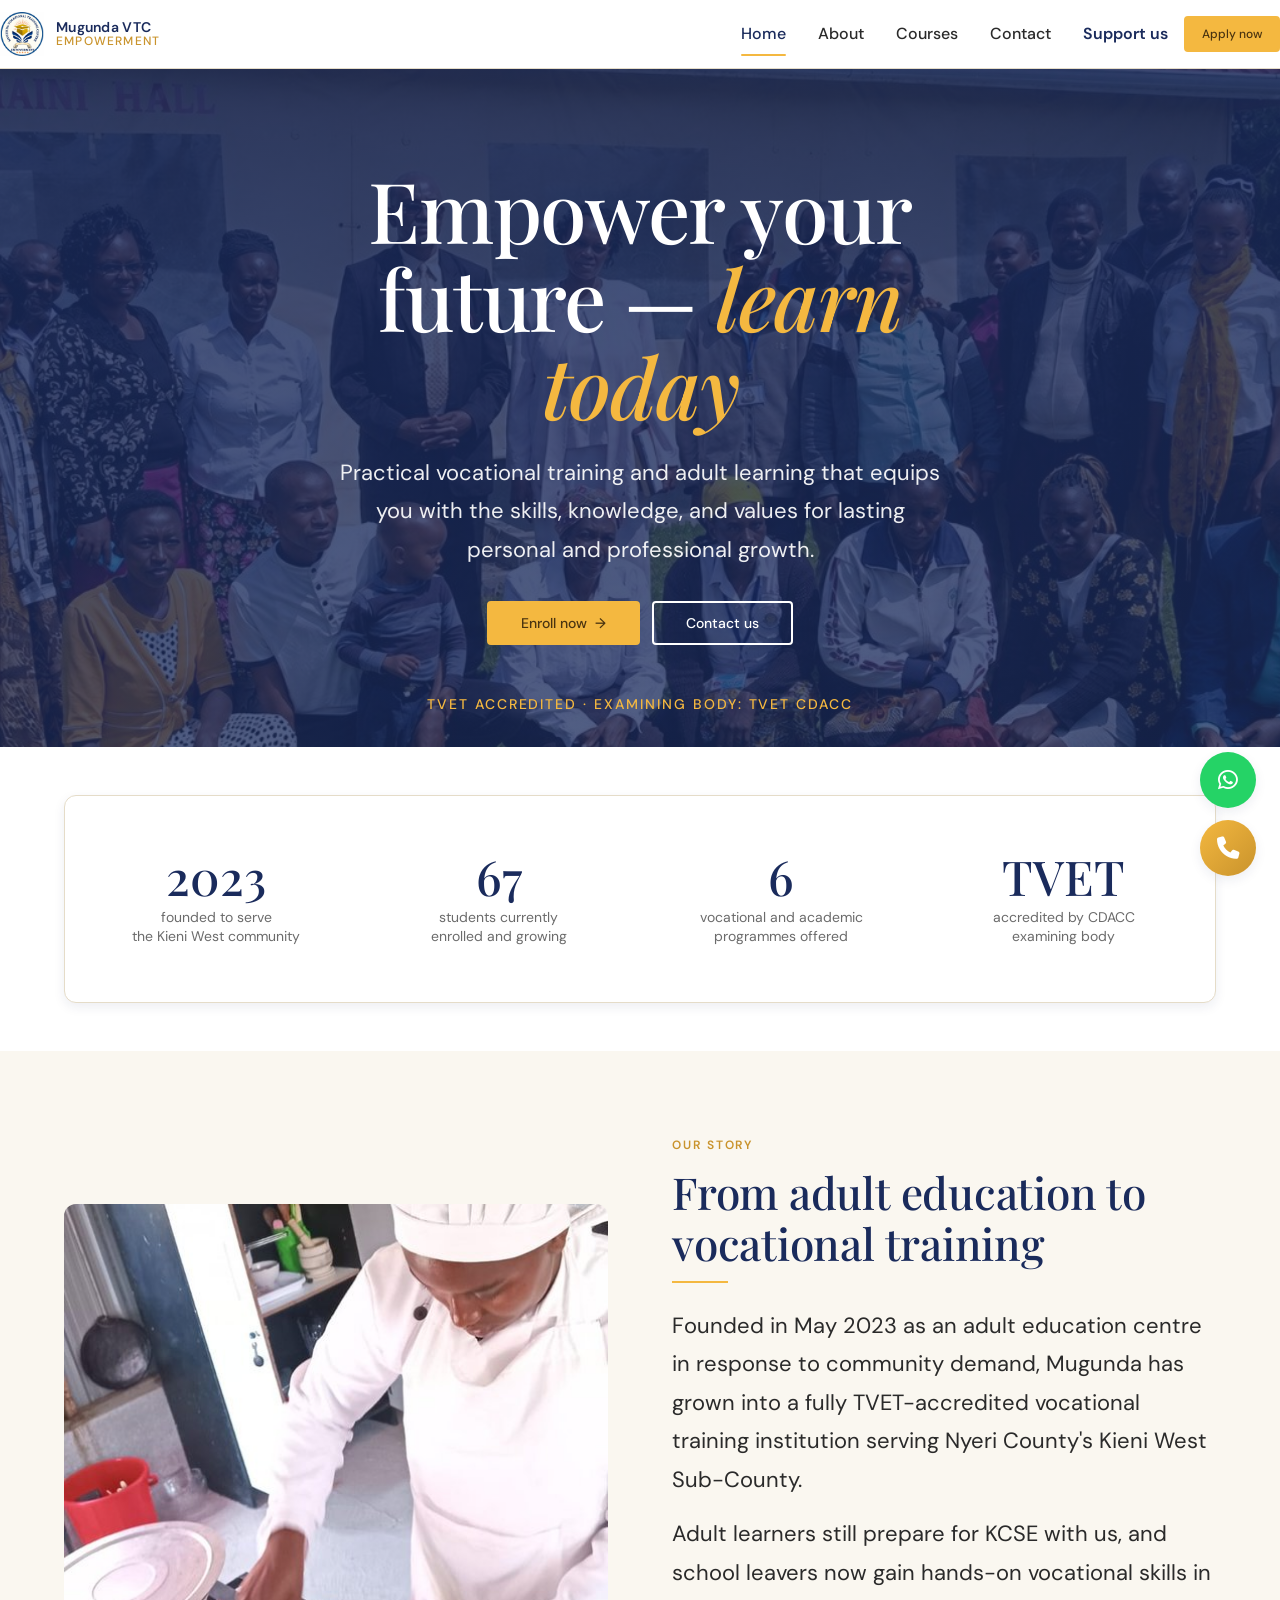
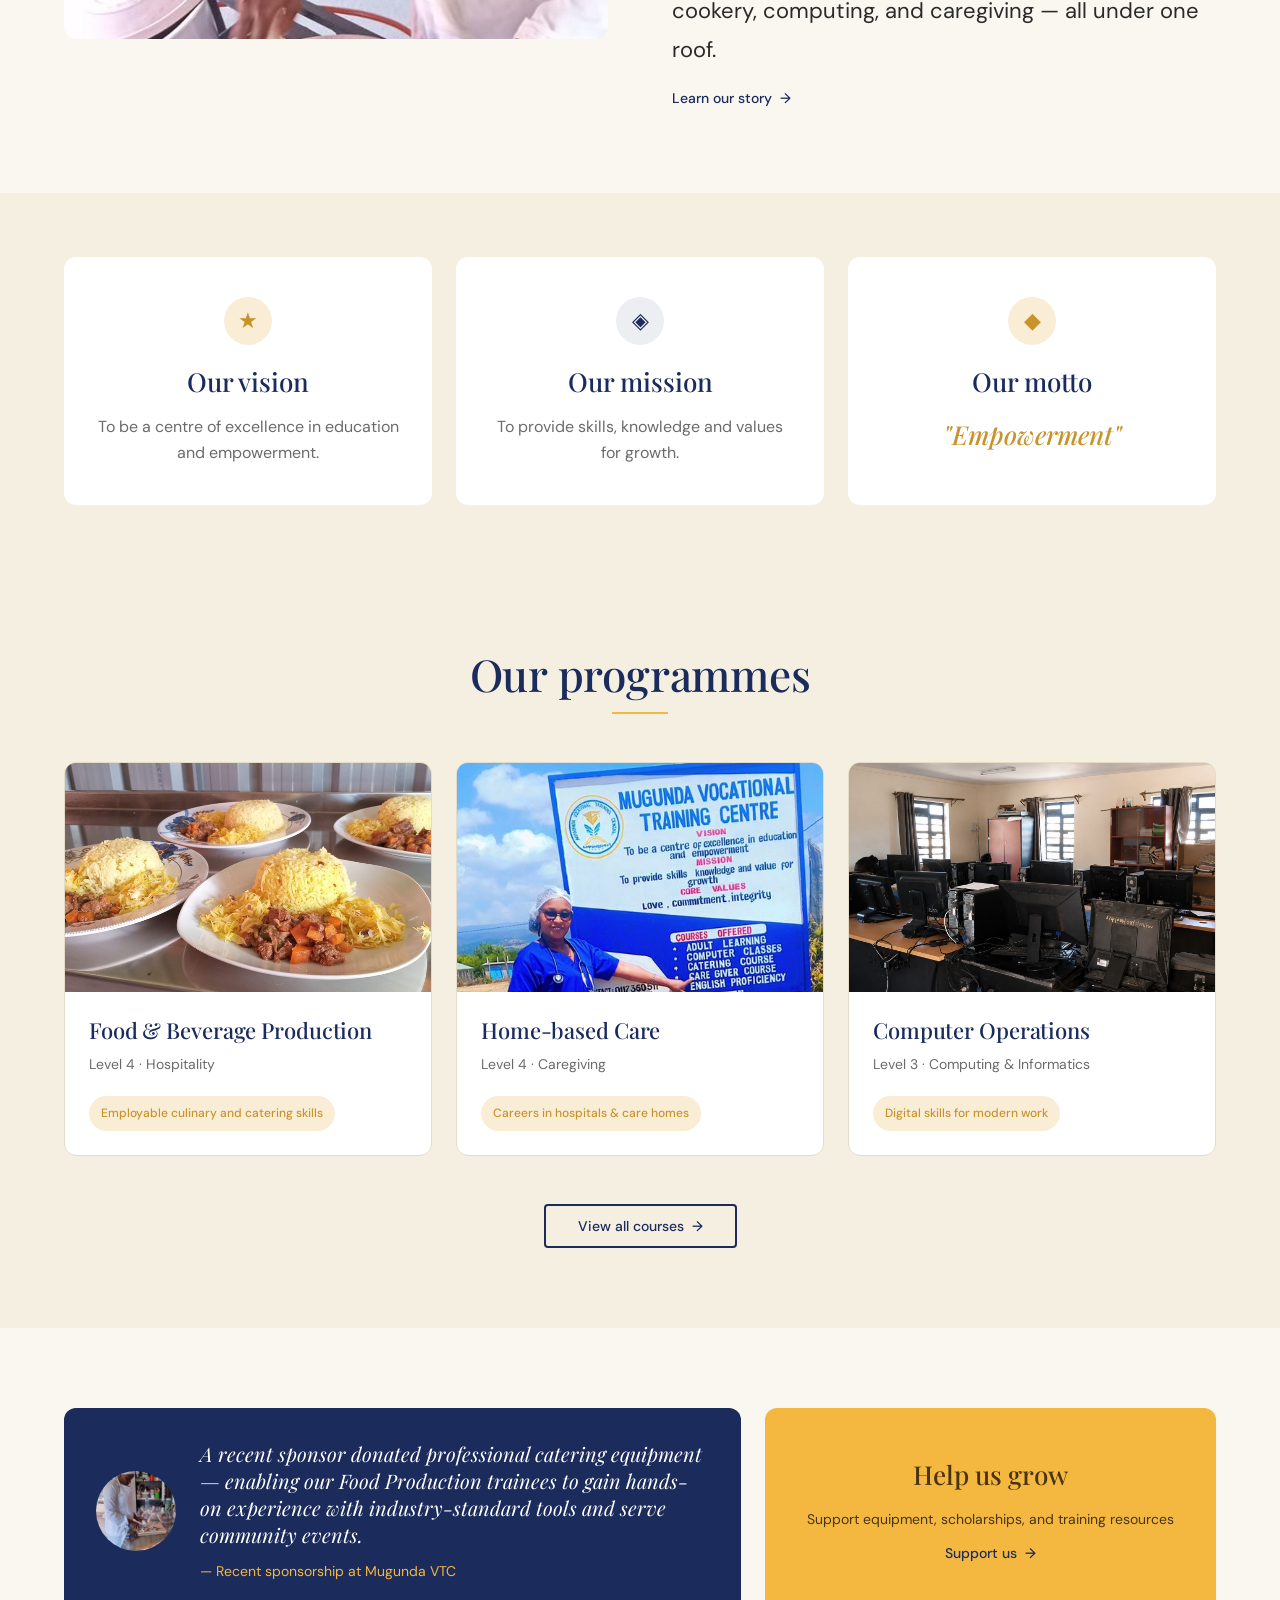
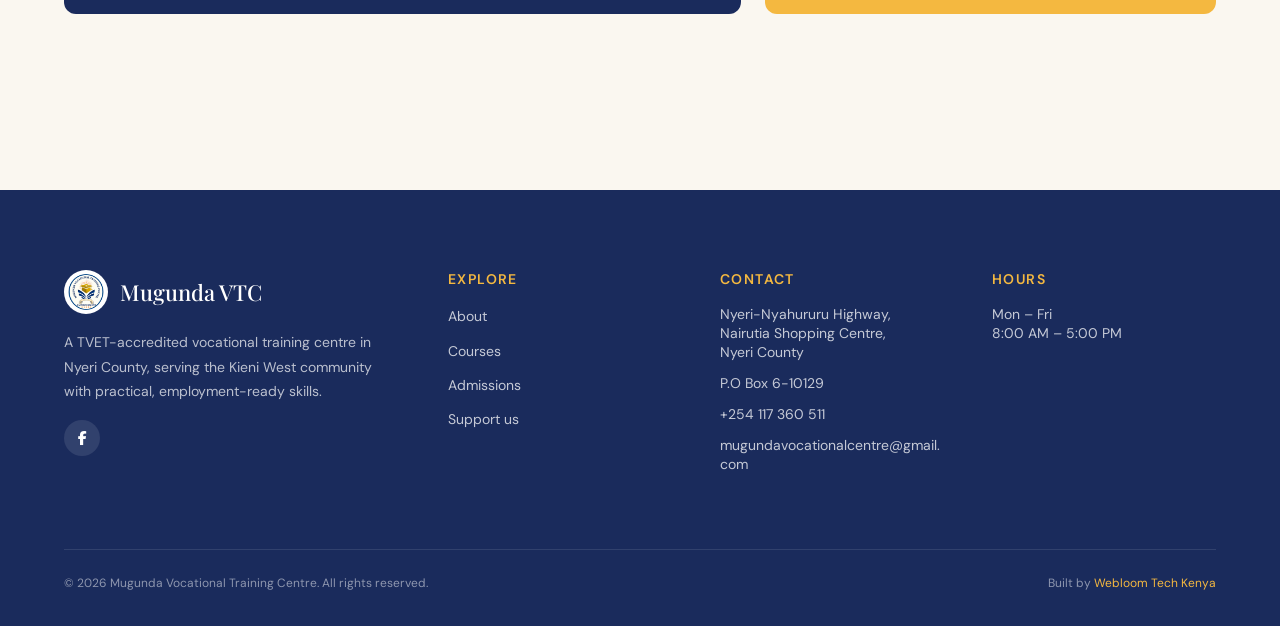
<file: index.html>
<!DOCTYPE html>
<html lang="en">

<head>
  <meta charset="UTF-8" />
  <meta name="viewport" content="width=device-width, initial-scale=1.0" />
  <title>Mugunda Vocational Training Centre — Empowering skills, changing lives</title>
  <meta name="description"
    content="TVET-accredited vocational training in Nyeri County. Food & Beverage, Computer Operations, Home-based Care, and adult education programmes." />
  <meta name="keywords" content="vocational training, TVET, Nyeri, Kenya, Mugunda VTC, Food & Beverage, Computer Operations, Home-based Care, adult education, skills training" />
  <meta name="author" content="Mugunda Vocational Training Centre" />
  <meta name="robots" content="index, follow" />
  <link rel="canonical" href="https://mugunda-vtc.com/" />

  <meta name="google-site-verification" content="Rx-HB05dzbPLZc7bilBuTQJxl2fnRqJneGV47P3x8Hw" />

  <!-- Open Graph / Facebook -->
  <meta property="og:type" content="website" />
  <meta property="og:url" content="https://mugunda-vtc.com/" />
  <meta property="og:title" content="Mugunda Vocational Training Centre — Empowering skills, changing lives" />
  <meta property="og:description" content="TVET-accredited vocational training in Nyeri County. Food & Beverage, Computer Operations, Home-based Care, and adult education programmes." />
  <meta property="og:image" content="https://mugunda-vtc.com/assets/images/hero/campus.jpg" />
  <meta property="og:image:width" content="1200" />
  <meta property="og:image:height" content="630" />
  <meta property="og:site_name" content="Mugunda Vocational Training Centre" />

  <!-- Twitter -->
  <meta name="twitter:card" content="summary_large_image" />
  <meta name="twitter:url" content="https://mugunda-vtc.com/" />
  <meta name="twitter:title" content="Mugunda Vocational Training Centre — Empowering skills, changing lives" />
  <meta name="twitter:description" content="TVET-accredited vocational training in Nyeri County. Food & Beverage, Computer Operations, Home-based Care, and adult education programmes." />
  <meta name="twitter:image" content="https://mugunda-vtc.com/assets/images/hero/campus.jpg" />

  <!-- Geo Location -->
  <meta name="geo.region" content="KE-36" />
  <meta name="geo.placename" content="Nyeri" />
  <meta name="geo.position" content="-0.1407;36.7125" />
  <meta name="ICBM" content="-0.1407, 36.7125" />

  <!-- Favicon -->
  <link rel="icon" type="image/x-icon" href="/favicon.ico" />
  <link rel="icon" type="image/png" sizes="32x32" href="/assets/images/favicon/favicon-32x32.png" />
  <link rel="icon" type="image/png" sizes="16x16" href="/assets/images/favicon/favicon-16x16.png" />
  <link rel="apple-touch-icon" sizes="180x180" href="/assets/images/favicon/apple-touch-icon.png" />
  <link rel="manifest" href="/site.webmanifest" />
  <meta name="theme-color" content="#1a2b5c" />
  <link rel="stylesheet" href="https://cdnjs.cloudflare.com/ajax/libs/font-awesome/6.7.2/css/all.min.css" />

  <!-- Fonts -->
  <link rel="preconnect" href="https://fonts.googleapis.com" />
  <link rel="preconnect" href="https://fonts.gstatic.com" crossorigin />
  <link
    href="https://fonts.googleapis.com/css2?family=DM+Sans:wght@400;500;600;700&family=Playfair+Display:wght@400;500;600;700&display=swap"
    rel="stylesheet" />

  <!-- CSS -->
  <link rel="stylesheet" href="/assets/css/main.css" />

  <!-- Sitemap -->
  <link rel="sitemap" type="application/xml" title="Sitemap" href="/sitemap.xml" />

  <!-- Structured Data -->
  <script type="application/ld+json">
  {
    "@context": "https://schema.org",
    "@type": "EducationalOrganization",
    "name": "Mugunda Vocational Training Centre",
    "alternateName": "Mugunda VTC",
    "url": "https://mugunda-vtc.com/",
    "logo": "https://mugunda-vtc.com/assets/images/logo/mugunda-logo.jpg",
    "image": "https://mugunda-vtc.com/assets/images/hero/campus.jpg",
    "description": "TVET-accredited vocational training in Nyeri County offering Food & Beverage, Computer Operations, Home-based Care, and adult education programmes.",
    "address": {
      "@type": "PostalAddress",
      "streetAddress": "Nyeri-Nyahururu Highway, Nairutia Shopping Centre",
      "addressLocality": "Nyeri",
      "addressRegion": "Nyeri County",
      "postalCode": "6-10129",
      "addressCountry": "KE"
    },
    "geo": {
      "@type": "GeoCoordinates",
      "latitude": -0.1407314808228031,
      "longitude": 36.71251092102125
    },
    "email": "mugundavocationalcentre@gmail.com",
    "telephone": "+254117360511",
    "contactPoint": [{
      "@type": "ContactPoint",
      "telephone": "+254117360511",
      "contactType": "admissions",
      "availableLanguage": ["English", "Swahili"]
    }, {
      "@type": "ContactPoint",
      "telephone": "+254728764750",
      "contactType": "general"
    }],
    "sameAs": [
      "https://www.facebook.com/profile.php?id=61592059910682"
    ]
  }
  </script>
</head>

<body>

  <!-- ================================================================
       NAV — duplicated across all pages, sync when changed
       ================================================================ -->
  <header class="nav" role="banner">
    <div class="container nav__inner">
      <a href="/" class="nav__logo" aria-label="Mugunda VTC home">
        <img src="/assets/images/logo/mugunda-logo.jpg" alt="" width="44" height="44" />
        <span class="nav__logo-text">
          <span class="nav__logo-name">Mugunda VTC</span>
          <span class="nav__logo-tagline">Empowerment</span>
        </span>
      </a>

      <nav aria-label="Main">
        <ul class="nav__links">
          <li><a href="/" class="nav__link is-active">Home</a></li>
          <li><a href="/about/" class="nav__link">About</a></li>
          <li><a href="/courses/" class="nav__link">Courses</a></li>
          <li><a href="/contact/" class="nav__link">Contact</a></li>
          <li><a href="/support-us/" class="nav__link nav__link--emphasis">Support us</a></li>
        </ul>
      </nav>

      <div class="nav__cta">
        <a href="/admissions/" class="btn btn--primary btn--sm">Apply now</a>
      </div>

      <button class="nav__toggle" type="button" aria-label="Open menu" aria-expanded="false">
        <span class="nav__toggle-bar" aria-hidden="true"></span>
      </button>
    </div>
  </header>

  <main id="main">

    <!-- ================================================================
         HERO
         ================================================================ -->
    <section class="hero">
      <div class="hero__bg" style="background-image: url('/assets/images/hero/campus.jpg');"></div>
      <div class="container hero__inner">
        <h1 class="hero__title">
          Empower your future — <span class="hero__title-accent">learn today</span>
        </h1>
        <p class="hero__subtitle">
          Practical vocational training and adult learning that equips you with the skills, knowledge, and
          values for lasting personal and professional growth.
        </p>
        <div class="hero__ctas">
          <a href="/admissions/" class="btn btn--primary">
            Enroll now <span class="btn__arrow" aria-hidden="true">→</span>
          </a>
          <a href="/contact/" class="btn btn--outline-white">Contact us</a>
        </div>
        <p class="hero__credentials">TVET Accredited · Examining body: TVET CDACC</p>
      </div>
    </section>

    <!-- ================================================================
         STATS STRIP — donor-facing credibility
         ================================================================ -->
    <section class="stats-strip" aria-label="Our impact by the numbers">
      <div class="container">
        <div class="stats-strip__inner">
          <div class="stat">
            <div class="stat__number">2023</div>
            <div class="stat__label">founded to serve<br />the Kieni West community</div>
          </div>
          <div class="stat">
            <div class="stat__number">67</div>
            <div class="stat__label">students currently<br />enrolled and growing</div>
          </div>
          <div class="stat">
            <div class="stat__number">6</div>
            <div class="stat__label">vocational and academic<br />programmes offered</div>
          </div>
          <div class="stat">
            <div class="stat__number">TVET</div>
            <div class="stat__label">accredited by CDACC<br />examining body</div>
          </div>
        </div>
      </div>
    </section>

    <!-- ================================================================
         FEATURE STORY — the Ashesi moment
         ================================================================ -->
    <section class="feature-story">
      <div class="container split-2">
        <div class="feature-story__image">
          <img src="/assets/images/hero/story-feature.jpg" alt="A Mugunda VTC student in hands-on culinary training" />
        </div>
        <div class="feature-story__content">
          <span class="eyebrow">Our story</span>
          <h2>From adult education to vocational training</h2>
          <p>
            Founded in May 2023 as an adult education centre in response to community demand, Mugunda has grown into a
            fully TVET-accredited vocational training institution serving Nyeri County's Kieni West Sub-County.
          </p>
          <p>
            Adult learners still prepare for KCSE with us, and school leavers now gain hands-on vocational skills in
            cookery, computing, and caregiving — all under one roof.
          </p>
          <a href="/about/" class="link-arrow">
            Learn our story <span class="btn__arrow" aria-hidden="true">→</span>
          </a>
        </div>
      </div>
    </section>

    <!-- ================================================================
         VALUES — Vision / Mission / Motto
         ================================================================ -->
    <section class="values">
      <div class="container">
        <div class="values__grid">
          <div class="value">
            <div class="card__icon" aria-hidden="true">★</div>
            <div class="value__label">Our vision</div>
            <p class="value__body">To be a centre of excellence in education and empowerment.</p>
          </div>
          <div class="value">
            <div class="card__icon card__icon--alt" aria-hidden="true">◈</div>
            <div class="value__label">Our mission</div>
            <p class="value__body">To provide skills, knowledge and values for growth.</p>
          </div>
          <div class="value">
            <div class="card__icon" aria-hidden="true">◆</div>
            <div class="value__label">Our motto</div>
            <p class="value__body value__body--accent">"Empowerment"</p>
          </div>
        </div>
      </div>
    </section>

    <!-- ================================================================
         COURSES PREVIEW
         ================================================================ -->
    <section class="courses-preview">
      <div class="container">
        <h2 class="section-title">Our programmes</h2>
        <div class="courses-preview__grid">
          <article class="course-card">
            <div class="course-card__image">
              <img src="/assets/images/courses/food-production.jpg" alt="Plated meal prepared by Mugunda Food Production trainees" />
            </div>
            <div class="course-card__body">
              <h3 class="course-card__title">Food &amp; Beverage Production</h3>
              <div class="course-card__meta">Level 4 · Hospitality</div>
              <div class="course-card__outcome">Employable culinary and catering skills</div>
            </div>
          </article>

          <article class="course-card">
            <div class="course-card__image">
              <img src="/assets/images/courses/home-based-care.jpg" alt="A caregiver trainee at Mugunda VTC" />
            </div>
            <div class="course-card__body">
              <h3 class="course-card__title">Home-based Care</h3>
              <div class="course-card__meta">Level 4 · Caregiving</div>
              <div class="course-card__outcome">Careers in hospitals &amp; care homes</div>
            </div>
          </article>

          <article class="course-card">
            <div class="course-card__image">
              <img src="/assets/images/courses/computer-operations.jpg" alt="Mugunda VTC students in a Computer Operations class" />
            </div>
            <div class="course-card__body">
              <h3 class="course-card__title">Computer Operations</h3>
              <div class="course-card__meta">Level 3 · Computing &amp; Informatics</div>
              <div class="course-card__outcome">Digital skills for modern work</div>
            </div>
          </article>
        </div>
        <div class="courses-preview__footer">
          <a href="/courses/" class="btn btn--outline">
            View all courses <span class="btn__arrow" aria-hidden="true">→</span>
          </a>
        </div>
      </div>
    </section>

    <!-- ================================================================
         IMPACT STORY + SUPPORT US
         ================================================================ -->
    <section class="impact-row">
      <div class="container">
        <div class="impact-row__grid">
          <div class="impact">
            <div class="impact__photo">
              <img src="/assets/images/students/student-training.jpg" alt="Mugunda student learning food preparation" />
            </div>
            <blockquote>
              <p class="impact__quote">A recent sponsor donated professional catering equipment — enabling our Food
                Production trainees to gain hands-on experience with industry-standard tools and serve community events.
              </p>
              <cite class="impact__attribution">— Recent sponsorship at Mugunda VTC</cite>
            </blockquote>
          </div>

          <a href="/support-us/" class="support-cta">
            <span class="support-cta__label">Help us grow</span>
            <span class="support-cta__body">Support equipment, scholarships, and training resources</span>
            <span class="link-arrow" style="justify-content:center; color: var(--color-navy);">
              Support us <span class="btn__arrow" aria-hidden="true">→</span>
            </span>
          </a>
        </div>
      </div>
    </section>

  </main>

  <!-- ================================================================
       FOOTER — duplicated across all pages, sync when changed
       ================================================================ -->
  <footer class="footer" role="contentinfo">
    <div class="container">
      <div class="footer__grid">
        <div class="footer__brand">
          <div class="footer__logo">
            <img src="/assets/images/logo/mugunda-logo.jpg" alt="" width="44" height="44" />
            <span class="footer__logo-text">Mugunda VTC</span>
          </div>
          <p class="footer__blurb">
            A TVET-accredited vocational training centre in Nyeri County, serving the Kieni West community with practical, employment-ready skills.
          </p>
          <div class="footer__socials">
            <a href="https://www.facebook.com/profile.php?id=61592059910682&sk=photos" class="footer__social" aria-label="Facebook" target="_blank" rel="noopener"><i class="fa-brands fa-facebook-f"></i></a>
          </div>
        </div>

        <div>
          <h4 class="footer__heading">Explore</h4>
          <div class="footer__links">
            <a href="/about/" class="footer__link">About</a>
            <a href="/courses/" class="footer__link">Courses</a>
            <a href="/admissions/" class="footer__link">Admissions</a>
            <a href="/support-us/" class="footer__link">Support us</a>
          </div>
        </div>

        <div>
          <h4 class="footer__heading">Contact</h4>
          <div class="footer__contact-item">Nyeri-Nyahururu Highway,<br />Nairutia Shopping Centre,<br />Nyeri County</div>
          <div class="footer__contact-item">P.O Box 6-10129</div>
          <div class="footer__contact-item">+254 117 360 511</div>
          <div class="footer__contact-item">mugundavocationalcentre@gmail.com</div>
        </div>

        <div>
          <h4 class="footer__heading">Hours</h4>
          <div class="footer__contact-item">Mon – Fri<br />8:00 AM – 5:00 PM</div>
        </div>
      </div>

      <div class="footer__bottom">
        <div>© <span id="year">2026</span> Mugunda Vocational Training Centre. All rights reserved.</div>
        <div>Built by <a href="https://webloom-tech.onrender.com/" target="_blank" style="color: var(--color-gold);">Webloom Tech
            Kenya</a></div>
      </div>
    </div>
  </footer>

  <!-- Floating action buttons -->
  <!-- <div class="float-actions" aria-label="Quick contact">
    <a href="https://wa.me/254117360511" class="float-btn float-btn--whatsapp" aria-label="Chat on WhatsApp"
      target="_blank" rel="noopener">W</a>
    <a href="tel:+254117360511" class="float-btn float-btn--call" aria-label="Call us">☎</a>
  </div> -->

  <div class="float-actions" aria-label="Quick contact">
    <a href="https://wa.me/254117360511" class="float-btn float-btn--whatsapp" aria-label="Chat on WhatsApp"
      target="_blank" rel="noopener">
      <i class="fa-brands fa-whatsapp"></i>
    </a>

    <a href="tel:+254117360511" class="float-btn float-btn--call" aria-label="Call us">
      <i class="fa-solid fa-phone"></i>
    </a>
  </div>

  <script src="/assets/js/main.js" defer></script>
  <script>document.getElementById('year').textContent = new Date().getFullYear();</script>
</body>

</html>
</file>
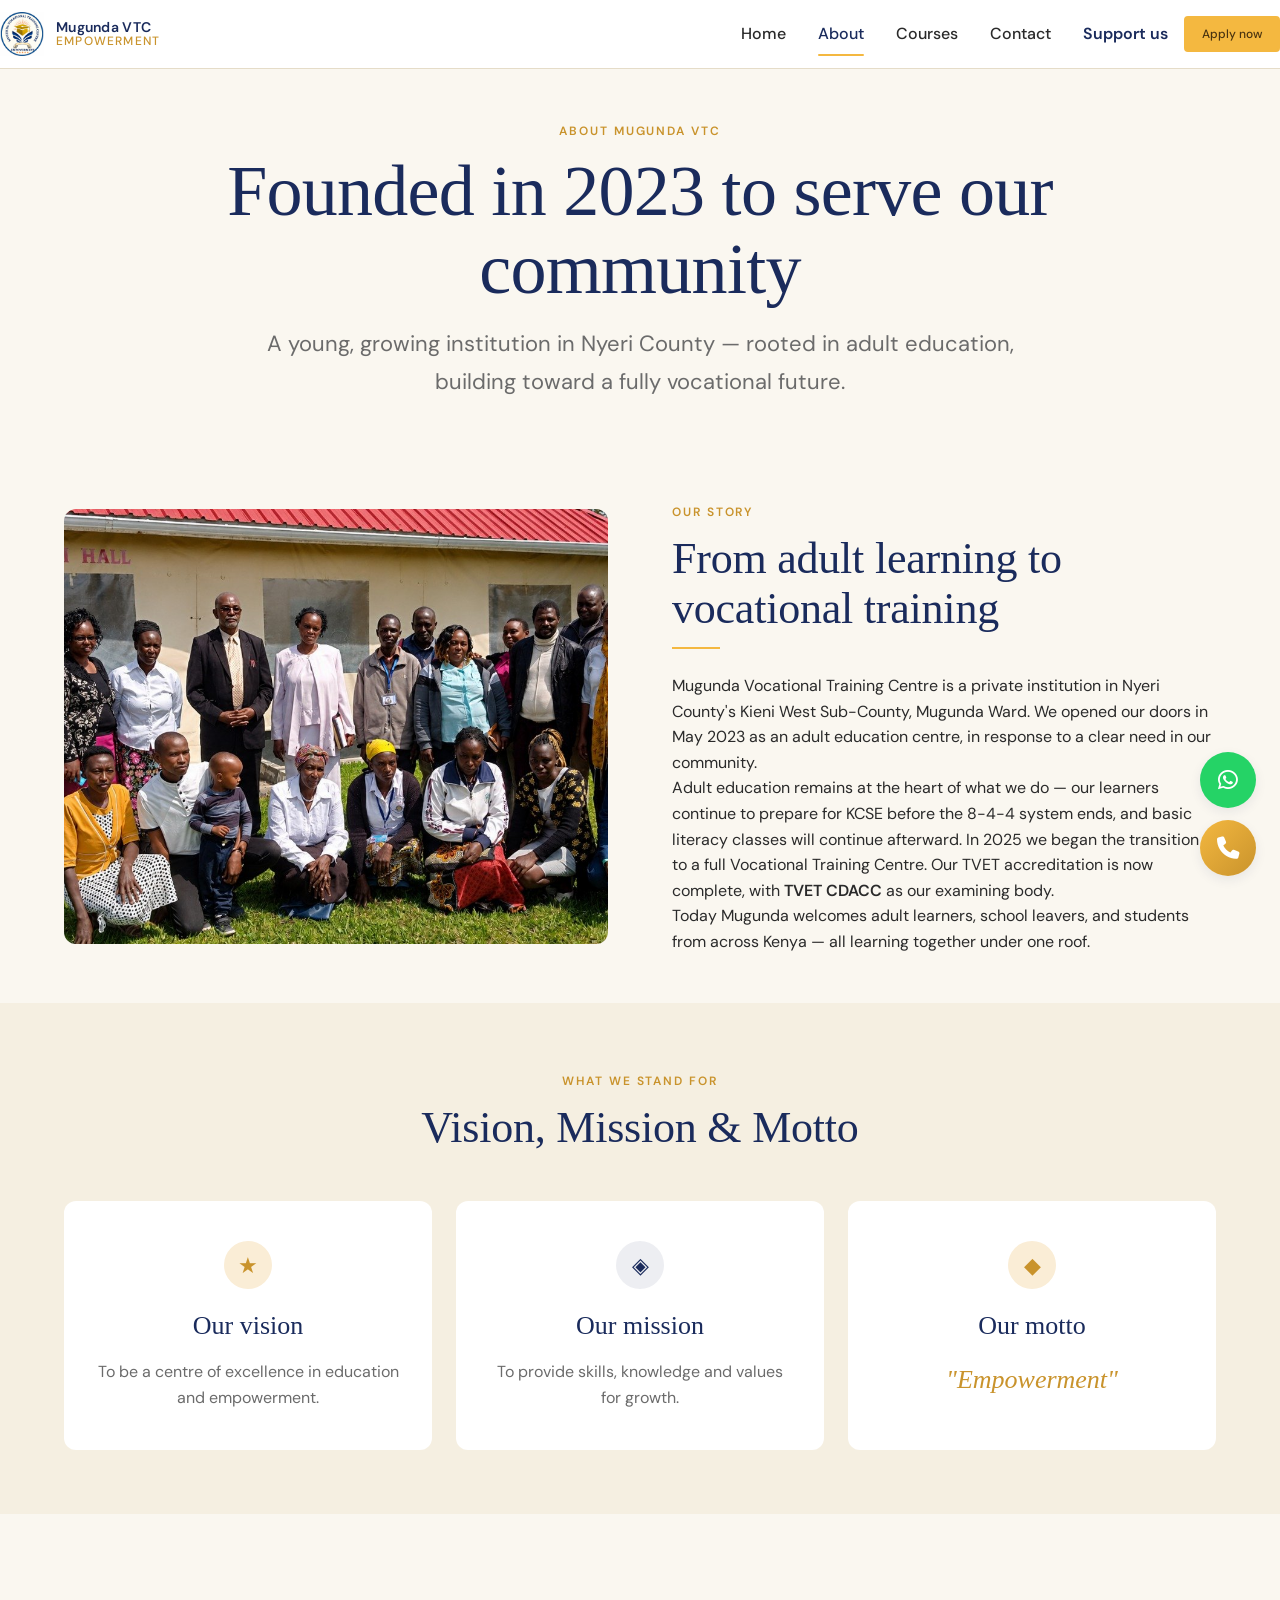
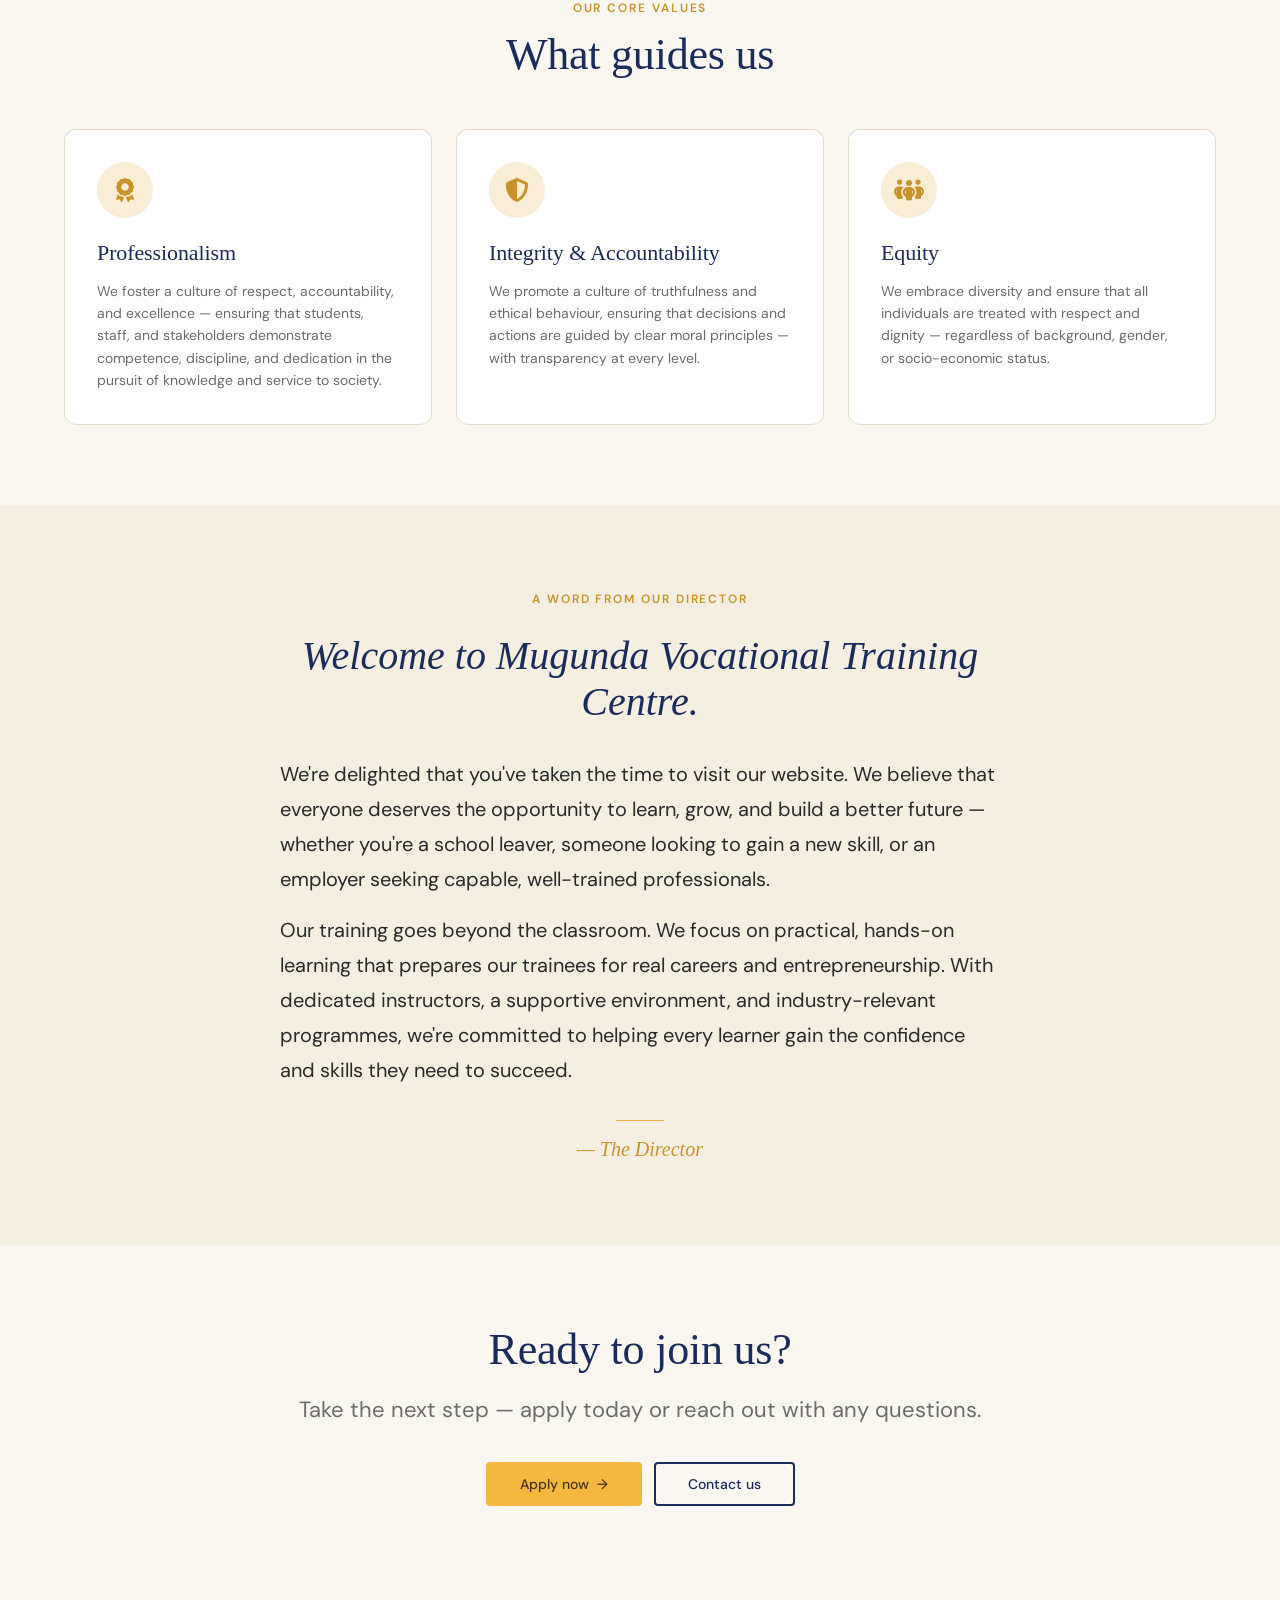
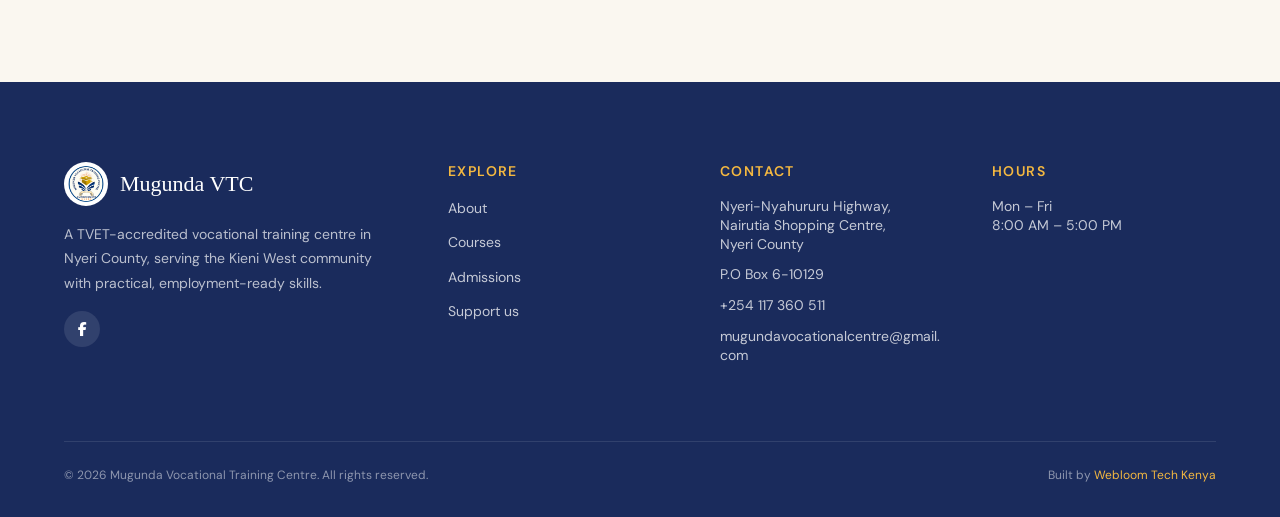
<file: about/index.html>
<!DOCTYPE html>
<html lang="en">

<head>
  <meta charset="UTF-8" />
  <meta name="viewport" content="width=device-width, initial-scale=1.0" />
  <title>About — Mugunda Vocational Training Centre</title>
  <meta name="description"
    content="The story of Mugunda VTC — founded in 2023 to serve Kieni West, now a TVET-accredited vocational training centre in Nyeri County, Kenya." />
  <meta name="keywords" content="about Mugunda VTC, Mugunda Vocational Training Centre history, Kieni West, TVET accredited, Nyeri County, vocational school Kenya" />
  <meta name="author" content="Mugunda Vocational Training Centre" />
  <meta name="robots" content="index, follow" />
  <link rel="canonical" href="https://mugunda-vtc.com/about/" />

  <!-- Open Graph / Facebook -->
  <meta property="og:type" content="website" />
  <meta property="og:url" content="https://mugunda-vtc.com/about/" />
  <meta property="og:title" content="About — Mugunda Vocational Training Centre" />
  <meta property="og:description" content="The story of Mugunda VTC — founded in 2023 to serve Kieni West, now a TVET-accredited vocational training centre in Nyeri County, Kenya." />
  <meta property="og:image" content="https://mugunda-vtc.com/assets/images/hero/campus.jpg" />
  <meta property="og:image:width" content="1200" />
  <meta property="og:image:height" content="630" />
  <meta property="og:site_name" content="Mugunda Vocational Training Centre" />

  <!-- Twitter -->
  <meta name="twitter:card" content="summary_large_image" />
  <meta name="twitter:url" content="https://mugunda-vtc.com/about/" />
  <meta name="twitter:title" content="About — Mugunda Vocational Training Centre" />
  <meta name="twitter:description" content="The story of Mugunda VTC — founded in 2023 to serve Kieni West, now a TVET-accredited vocational training centre in Nyeri County, Kenya." />
  <meta name="twitter:image" content="https://mugunda-vtc.com/assets/images/hero/campus.jpg" />

  <!-- Geo Location -->
  <meta name="geo.region" content="KE-36" />
  <meta name="geo.placename" content="Nyeri" />
  <meta name="geo.position" content="-0.4167;36.9500" />
  <meta name="ICBM" content="-0.4167, 36.9500" />

  <link rel="icon" type="image/x-icon" href="/favicon.ico" />
  <link rel="icon" type="image/png" sizes="32x32" href="/assets/images/favicon/favicon-32x32.png" />
  <link rel="icon" type="image/png" sizes="16x16" href="/assets/images/favicon/favicon-16x16.png" />
  <link rel="apple-touch-icon" sizes="180x180" href="/assets/images/favicon/apple-touch-icon.png" />
  <link rel="manifest" href="/site.webmanifest" />
  <meta name="theme-color" content="#1a2b5c" />
  <link rel="stylesheet" href="https://cdnjs.cloudflare.com/ajax/libs/font-awesome/6.7.2/css/all.min.css" />
  <link rel="preconnect" href="https://fonts.googleapis.com" />
  <link rel="preconnect" href="https://fonts.gstatic.com" crossorigin />
  <link
    href="https://fonts.googleapis.com/css2?family=DM+Sans:wght@400;500;600;700&family=Fraunces:opsz,wght@9..144,400;9..144,500;9..144,600&display=swap"
    rel="stylesheet" />
  <link rel="stylesheet" href="/assets/css/main.css" />

  <!-- Page-scoped styles (about page only) -->
  <style>
    .core-values-grid {
      display: grid;
      grid-template-columns: 1fr;
      gap: var(--space-5);
    }

    @media (min-width: 720px) {
      .core-values-grid {
        grid-template-columns: repeat(3, 1fr);
      }
    }

    .core-value-card {
      background: var(--color-white);
      border: 1px solid var(--color-border);
      border-radius: var(--radius-lg);
      padding: var(--space-6);
      display: flex;
      flex-direction: column;
      gap: var(--space-3);
      transition: transform var(--dur-base) var(--ease),
        box-shadow var(--dur-base) var(--ease);
    }

    .core-value-card:hover {
      transform: translateY(-3px);
      box-shadow: var(--shadow-md);
    }

    .core-value-card__icon {
      width: 56px;
      height: 56px;
      border-radius: var(--radius-full);
      background: var(--color-gold-soft);
      color: var(--color-gold-dark);
      display: flex;
      align-items: center;
      justify-content: center;
      font-size: 1.5rem;
      margin-bottom: var(--space-2);
    }

    .core-value-card__title {
      font-family: var(--font-display);
      font-size: var(--fs-lg);
      font-weight: var(--fw-medium);
      color: var(--color-navy);
    }

    .core-value-card__body {
      font-size: var(--fs-sm);
      color: var(--color-text-muted);
      line-height: var(--lh-normal);
    }

    /* Director's welcome — editorial styling */
    .director-welcome {
      max-width: 720px;
      margin: 0 auto;
      text-align: center;
    }

    .director-welcome__greeting {
      font-family: var(--font-display);
      font-size: clamp(1.75rem, 2.5vw + 0.75rem, 2.5rem);
      font-style: italic;
      font-weight: var(--fw-medium);
      color: var(--color-navy);
      line-height: var(--lh-tight);
      margin: var(--space-3) 0 var(--space-6);
    }

    .director-welcome__body p {
      font-size: var(--fs-md);
      line-height: var(--lh-relaxed);
      color: var(--color-text);
      margin-bottom: var(--space-4);
      text-align: left;
    }

    .director-welcome__sign {
      margin-top: var(--space-6);
      font-family: var(--font-display);
      font-style: italic;
      font-size: var(--fs-md);
      color: var(--color-gold-dark);
    }

    .director-welcome__sign::before {
      content: '';
      display: block;
      width: 48px;
      height: 1px;
      background: var(--color-gold);
      margin: 0 auto var(--space-3);
    }

    /* Story section adjustments */
    .story-content h2::after {
      content: '';
      display: block;
      width: 48px;
      height: 2px;
      background: var(--color-gold);
      margin-top: var(--space-3);
      margin-bottom: var(--space-5);
    }
  </style>
</head>

<body>

  <header class="nav" role="banner">
    <div class="container nav__inner">
      <a href="/" class="nav__logo" aria-label="Mugunda VTC home">
        <img src="/assets/images/logo/mugunda-logo.jpg" alt="" width="44" height="44" />
        <span class="nav__logo-text">
          <span class="nav__logo-name">Mugunda VTC</span>
          <span class="nav__logo-tagline">Empowerment</span>
        </span>
      </a>
      <nav aria-label="Main">
        <ul class="nav__links">
          <li><a href="/" class="nav__link">Home</a></li>
          <li><a href="/about/" class="nav__link is-active">About</a></li>
          <li><a href="/courses/" class="nav__link">Courses</a></li>
          <li><a href="/contact/" class="nav__link">Contact</a></li>
          <li><a href="/support-us/" class="nav__link nav__link--emphasis">Support us</a></li>
        </ul>
      </nav>
      <div class="nav__cta">
        <a href="/admissions/" class="btn btn--primary btn--sm">Apply now</a>
      </div>
      <button class="nav__toggle" type="button" aria-label="Open menu" aria-expanded="false">
        <span class="nav__toggle-bar" aria-hidden="true"></span>
      </button>
    </div>
  </header>

  <main id="main">

    <!-- ================================================================
         HERO
         ================================================================ -->
    <section class="section-sm">
      <div class="container-narrow text-center">
        <span class="eyebrow">About Mugunda VTC</span>
        <h1>Founded in 2023 to serve our community</h1>
        <p class="lead mt-4 text-muted">
          A young, growing institution in Nyeri County — rooted in adult education, building toward a fully vocational future.
        </p>
      </div>
    </section>

    <!-- ================================================================
         OUR STORY
         ================================================================ -->
    <section class="section-sm">
      <div class="container split-2">
        <div class="feature-story__image">
          <img src="/assets/images/hero/campus.jpg" alt="Mugunda VTC community and leadership at Tumaini Hall" />
        </div>
        <div class="story-content">
          <span class="eyebrow">Our story</span>
          <h2>From adult learning to vocational training</h2>
          <p>
            Mugunda Vocational Training Centre is a private institution in Nyeri County&#39;s Kieni West Sub-County, Mugunda Ward. We opened our doors in May 2023 as an adult education centre, in response to a clear need in our community.
          </p>
          <p>
            Adult education remains at the heart of what we do — our learners continue to prepare for KCSE before the 8-4-4 system ends, and basic literacy classes will continue afterward. In 2025 we began the transition to a full Vocational Training Centre. Our TVET accreditation is now complete, with <strong>TVET CDACC</strong> as our examining body.
          </p>
          <p>
            Today Mugunda welcomes adult learners, school leavers, and students from across Kenya — all learning together under one roof.
          </p>
        </div>
      </div>
    </section>

    <!-- ================================================================
         VISION / MISSION / MOTTO
         ================================================================ -->
    <section class="values">
      <div class="container">
        <div class="text-center mb-8">
          <span class="eyebrow">What we stand for</span>
          <h2>Vision, Mission &amp; Motto</h2>
        </div>
        <div class="values__grid">
          <div class="value">
            <div class="card__icon" aria-hidden="true">★</div>
            <div class="value__label">Our vision</div>
            <p class="value__body">To be a centre of excellence in education and empowerment.</p>
          </div>
          <div class="value">
            <div class="card__icon card__icon--alt" aria-hidden="true">◈</div>
            <div class="value__label">Our mission</div>
            <p class="value__body">To provide skills, knowledge and values for growth.</p>
          </div>
          <div class="value">
            <div class="card__icon" aria-hidden="true">◆</div>
            <div class="value__label">Our motto</div>
            <p class="value__body value__body--accent">"Empowerment"</p>
          </div>
        </div>
      </div>
    </section>

    <!-- ================================================================
         CORE VALUES
         ================================================================ -->
    <section class="section">
      <div class="container">
        <div class="text-center mb-8">
          <span class="eyebrow">Our core values</span>
          <h2>What guides us</h2>
        </div>
        <div class="core-values-grid">

          <div class="core-value-card">
            <div class="core-value-card__icon" aria-hidden="true">
              <i class="fa-solid fa-award"></i>
            </div>
            <h3 class="core-value-card__title">Professionalism</h3>
            <p class="core-value-card__body">
              We foster a culture of respect, accountability, and excellence — ensuring that students, staff, and stakeholders demonstrate competence, discipline, and dedication in the pursuit of knowledge and service to society.
            </p>
          </div>

          <div class="core-value-card">
            <div class="core-value-card__icon" aria-hidden="true">
              <i class="fa-solid fa-shield-halved"></i>
            </div>
            <h3 class="core-value-card__title">Integrity &amp; Accountability</h3>
            <p class="core-value-card__body">
              We promote a culture of truthfulness and ethical behaviour, ensuring that decisions and actions are guided by clear moral principles — with transparency at every level.
            </p>
          </div>

          <div class="core-value-card">
            <div class="core-value-card__icon" aria-hidden="true">
              <i class="fa-solid fa-people-group"></i>
            </div>
            <h3 class="core-value-card__title">Equity</h3>
            <p class="core-value-card__body">
              We embrace diversity and ensure that all individuals are treated with respect and dignity — regardless of background, gender, or socio-economic status.
            </p>
          </div>

        </div>
      </div>
    </section>

    <!-- ================================================================
         A WORD FROM OUR DIRECTOR
         ================================================================ -->
    <section class="section" style="background: var(--color-cream-2);">
      <div class="container-narrow">
        <div class="director-welcome">
          <span class="eyebrow">A word from our Director</span>
          <p class="director-welcome__greeting">Welcome to Mugunda Vocational Training Centre.</p>
          <div class="director-welcome__body">
            <p>
              We&#39;re delighted that you&#39;ve taken the time to visit our website. We believe that everyone deserves the opportunity to learn, grow, and build a better future — whether you&#39;re a school leaver, someone looking to gain a new skill, or an employer seeking capable, well-trained professionals.
            </p>
            <p>
              Our training goes beyond the classroom. We focus on practical, hands-on learning that prepares our trainees for real careers and entrepreneurship. With dedicated instructors, a supportive environment, and industry-relevant programmes, we&#39;re committed to helping every learner gain the confidence and skills they need to succeed.
            </p>
          </div>
          <div class="director-welcome__sign">— The Director</div>
        </div>
      </div>
    </section>

    <!-- ================================================================
         BOTTOM CTA
         ================================================================ -->
    <section class="section">
      <div class="container-narrow text-center">
        <h2>Ready to join us?</h2>
        <p class="lead mt-4 text-muted mb-6">
          Take the next step — apply today or reach out with any questions.
        </p>
        <div class="flex gap-3" style="justify-content: center; flex-wrap: wrap;">
          <a href="/admissions/" class="btn btn--primary">
            Apply now <span class="btn__arrow" aria-hidden="true">→</span>
          </a>
          <a href="/contact/" class="btn btn--outline">Contact us</a>
        </div>
      </div>
    </section>

  </main>

  <footer class="footer" role="contentinfo">
    <div class="container">
      <div class="footer__grid">
        <div class="footer__brand">
          <div class="footer__logo">
            <img src="/assets/images/logo/mugunda-logo.jpg" alt="" width="44" height="44" />
            <span class="footer__logo-text">Mugunda VTC</span>
          </div>
          <p class="footer__blurb">
            A TVET-accredited vocational training centre in Nyeri County, serving the Kieni West community with practical, employment-ready skills.
          </p>
          <div class="footer__socials">
            <a href="https://www.facebook.com/profile.php?id=61592059910682&sk=photos" class="footer__social" aria-label="Facebook" target="_blank" rel="noopener"><i class="fa-brands fa-facebook-f"></i></a>
            
          </div>
        </div>
        <div>
          <h4 class="footer__heading">Explore</h4>
          <div class="footer__links">
            <a href="/about/" class="footer__link">About</a>
            <a href="/courses/" class="footer__link">Courses</a>
            <a href="/admissions/" class="footer__link">Admissions</a>
            <a href="/support-us/" class="footer__link">Support us</a>
          </div>
        </div>
        <div>
          <h4 class="footer__heading">Contact</h4>
          <div class="footer__contact-item">Nyeri-Nyahururu Highway,<br />Nairutia Shopping Centre,<br />Nyeri County</div>
          <div class="footer__contact-item">P.O Box 6-10129</div>
          <div class="footer__contact-item">+254 117 360 511</div>
          <div class="footer__contact-item">mugundavocationalcentre@gmail.com</div>
        </div>
        <div>
          <h4 class="footer__heading">Hours</h4>
          <div class="footer__contact-item">Mon – Fri<br />8:00 AM – 5:00 PM</div>
        </div>
      </div>
      <div class="footer__bottom">
        <div>© <span id="year">2026</span> Mugunda Vocational Training Centre. All rights reserved.</div>
        <div>Built by <a href="https://webloom-tech.onrender.com/" target="_blank"  style="color: var(--color-gold);">Webloom Tech Kenya</a>
        </div>
      </div>
    </div>
  </footer>

  <!-- <div class="float-actions" aria-label="Quick contact">
    <a href="https://wa.me/254117360511" class="float-btn float-btn--whatsapp" aria-label="Chat on WhatsApp" target="_blank" rel="noopener">W</a>
    <a href="tel:+254117360511" class="float-btn float-btn--call" aria-label="Call us">☎</a>
  </div> -->

  <div class="float-actions" aria-label="Quick contact">
    <a href="https://wa.me/254117360511" class="float-btn float-btn--whatsapp" aria-label="Chat on WhatsApp"
      target="_blank" rel="noopener">
      <i class="fa-brands fa-whatsapp"></i>
    </a>

    <a href="tel:+254117360511" class="float-btn float-btn--call" aria-label="Call us">
      <i class="fa-solid fa-phone"></i>
    </a>
  </div>

  <script src="/assets/js/main.js" defer></script>
  <script>document.getElementById('year').textContent = new Date().getFullYear();</script>
</body>

</html>
</file>
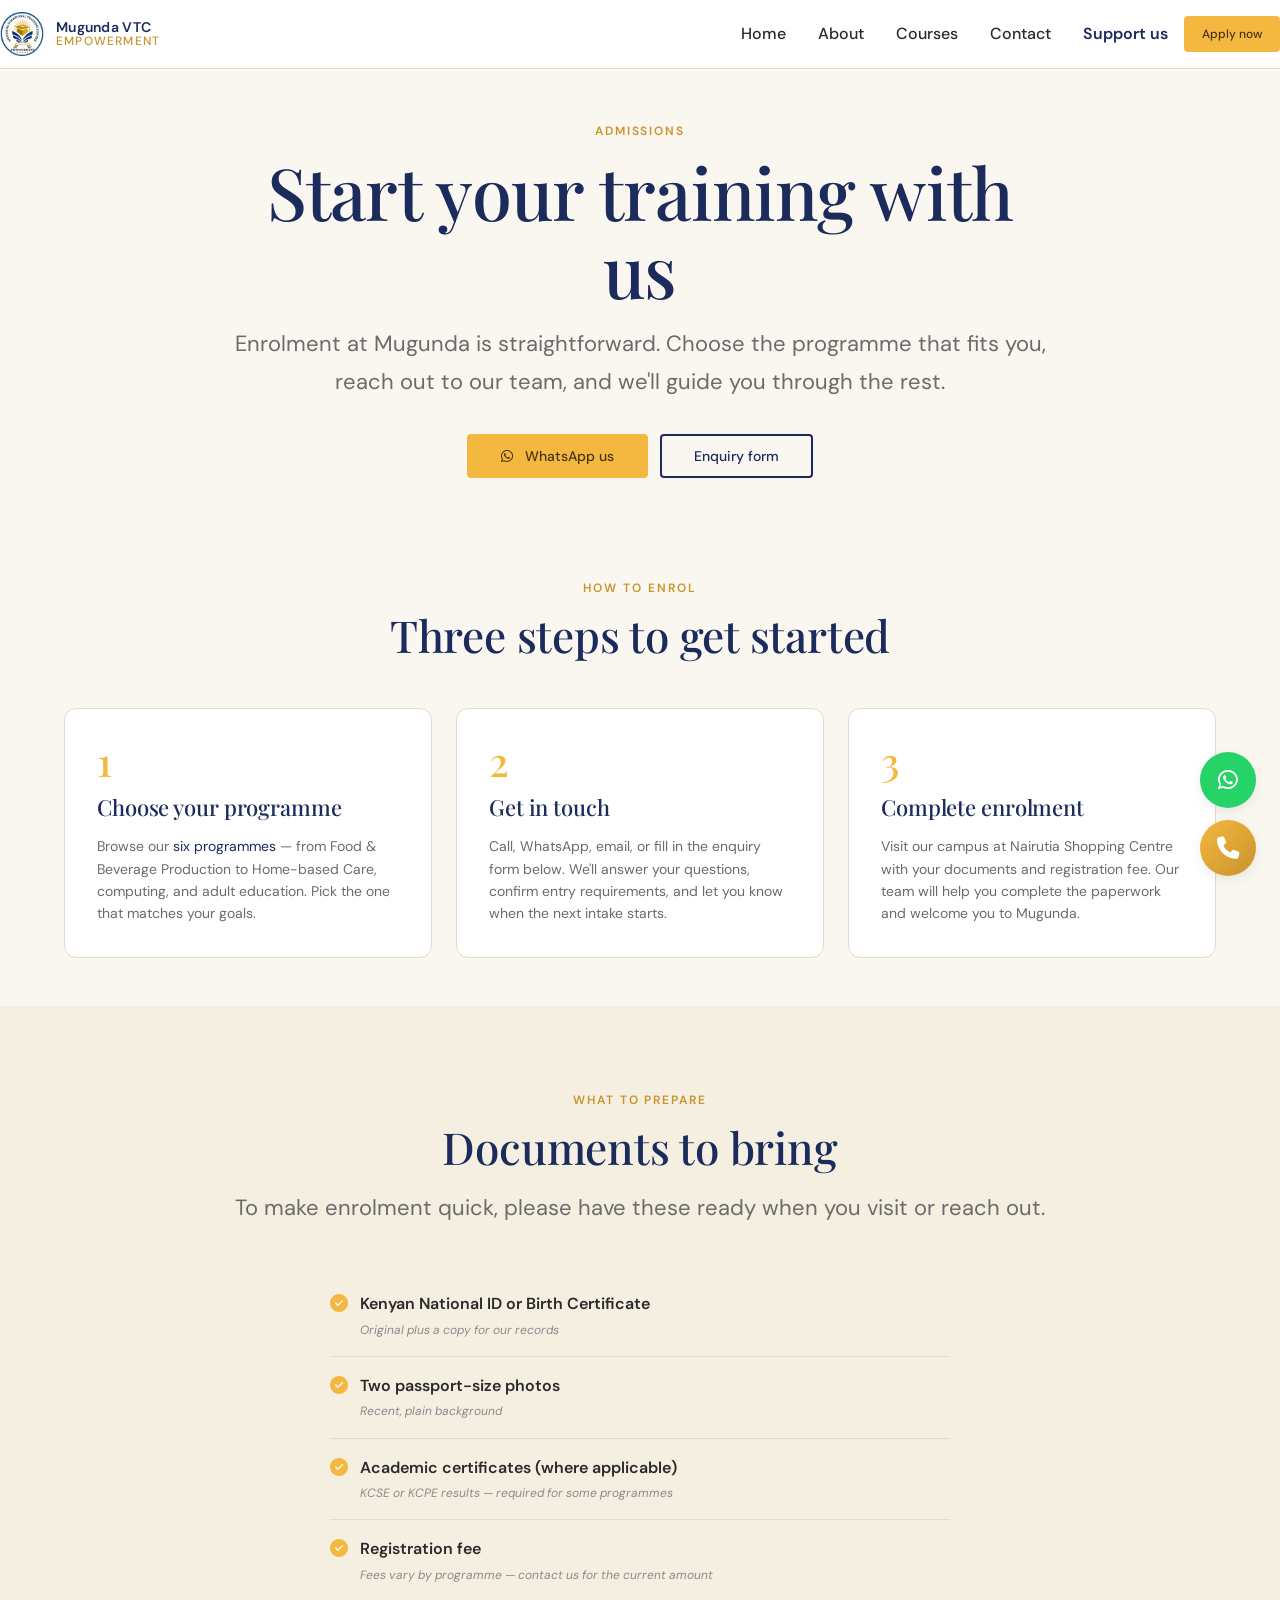
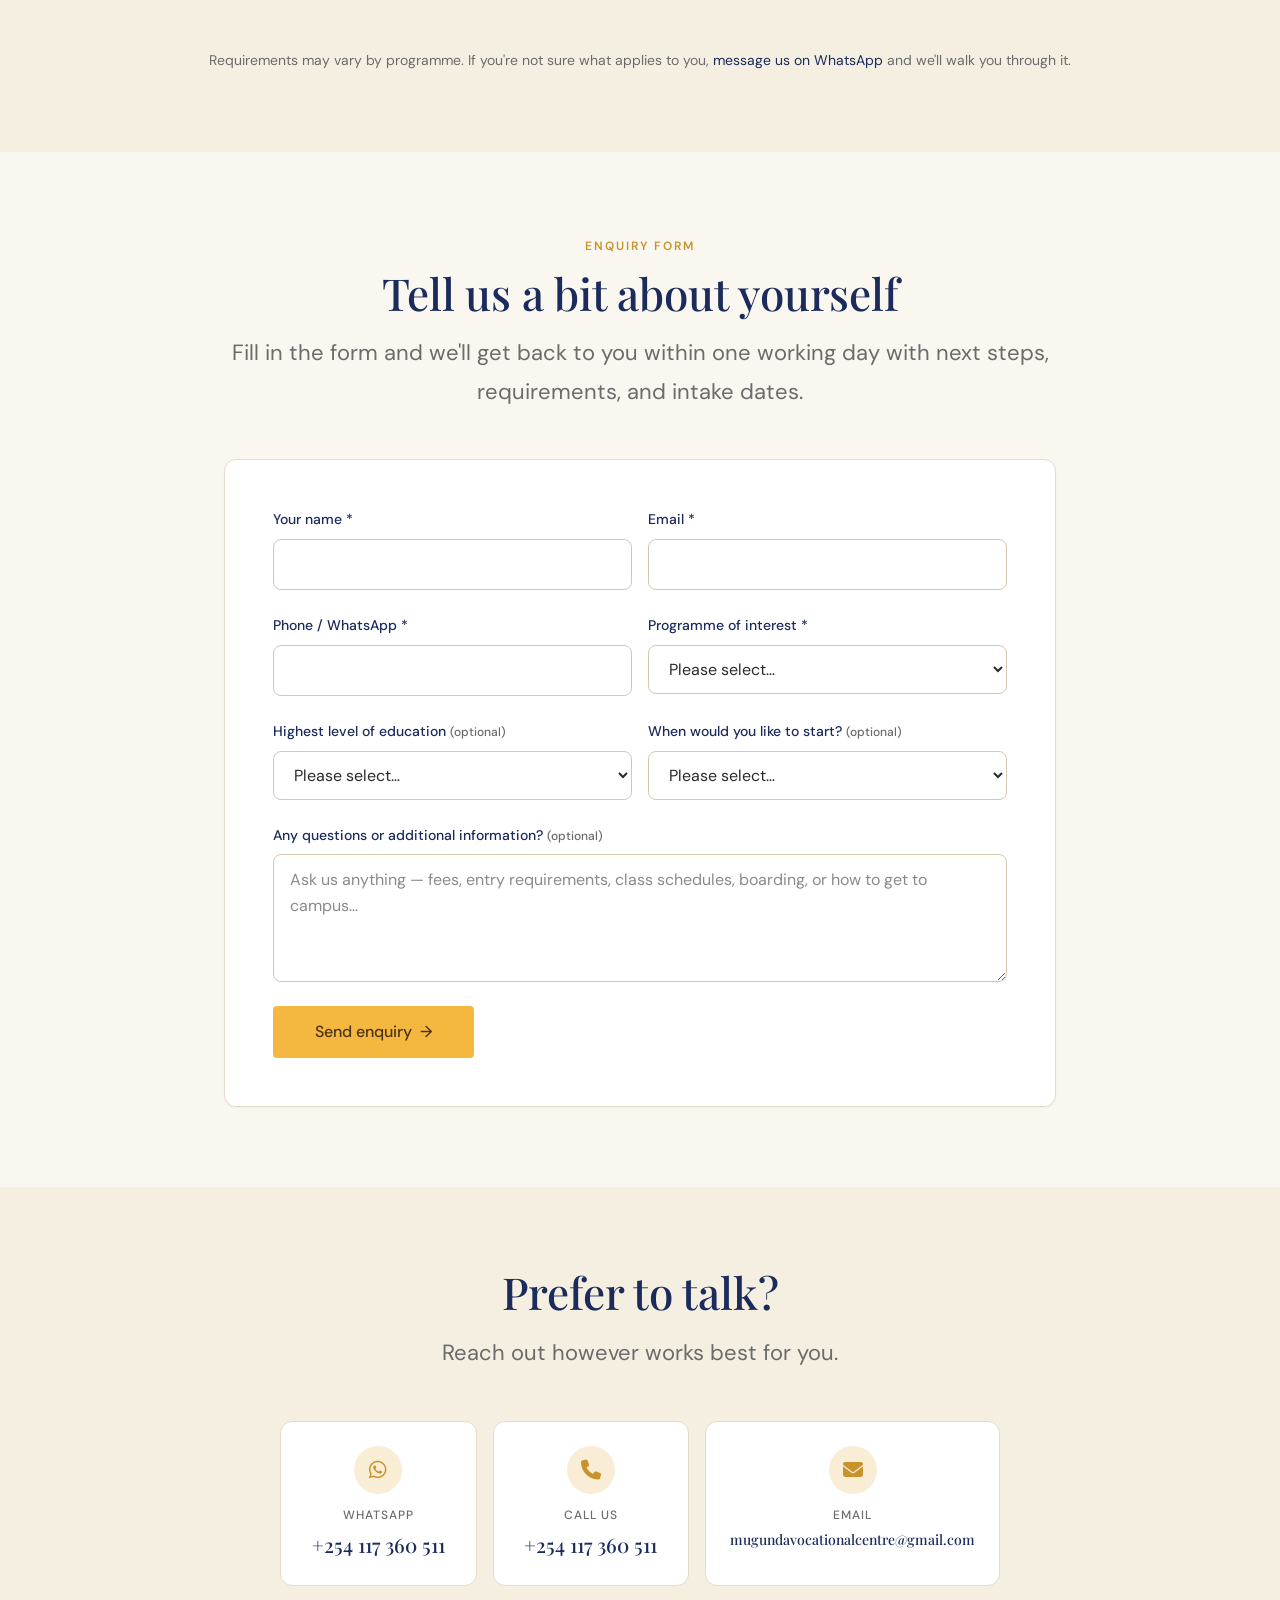
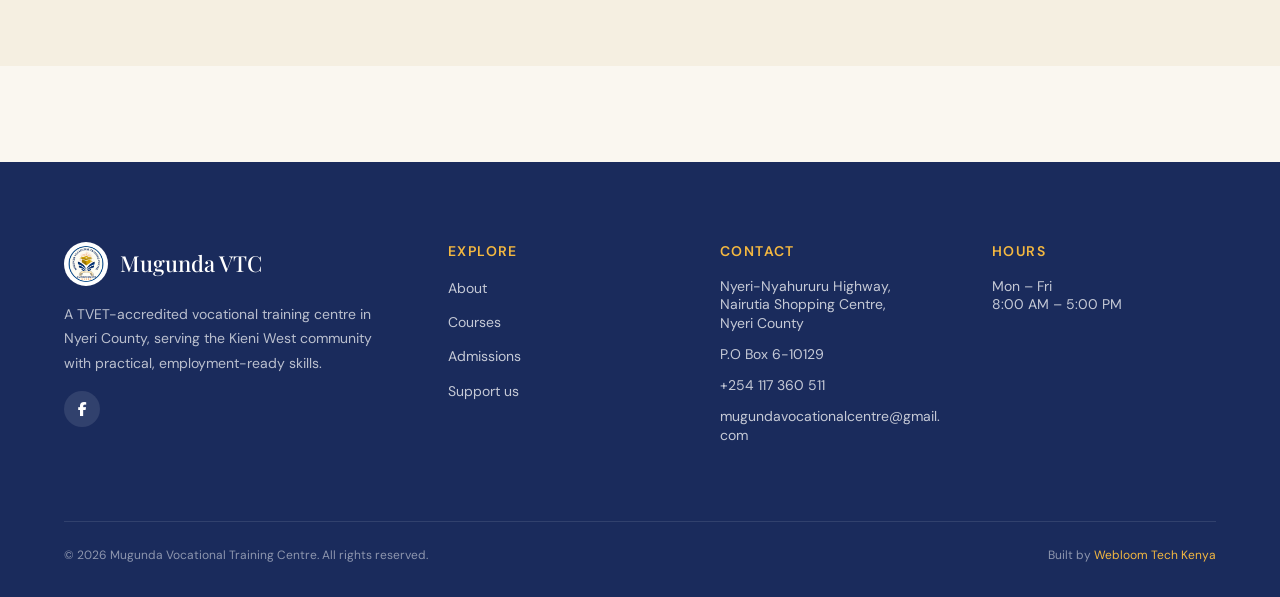
<file: admissions/index.html>
<!DOCTYPE html>
<html lang="en">

<head>
  <meta charset="UTF-8" />
  <meta name="viewport" content="width=device-width, initial-scale=1.0" />
  <title>Apply Now — Mugunda Vocational Training Centre</title>
  <meta name="description"
    content="Apply to Mugunda VTC. Simple admission process for TVET vocational training and adult education in Nyeri County, Kenya." />
  <meta name="keywords" content="admissions, apply Mugunda VTC, TVET admission, vocational training application, Nyeri County, Kenya, student enrollment" />
  <meta name="author" content="Mugunda Vocational Training Centre" />
  <meta name="robots" content="index, follow" />
  <link rel="canonical" href="https://mugunda-vtc.com/admissions/" />

  <!-- Open Graph / Facebook -->
  <meta property="og:type" content="website" />
  <meta property="og:url" content="https://mugunda-vtc.com/admissions/" />
  <meta property="og:title" content="Apply Now — Mugunda Vocational Training Centre" />
  <meta property="og:description" content="Apply to Mugunda VTC. Simple admission process for TVET vocational training and adult education in Nyeri County, Kenya." />
  <meta property="og:image" content="https://mugunda-vtc.com/assets/images/hero/campus.jpg" />
  <meta property="og:image:width" content="1200" />
  <meta property="og:image:height" content="630" />
  <meta property="og:site_name" content="Mugunda Vocational Training Centre" />

  <!-- Twitter -->
  <meta name="twitter:card" content="summary_large_image" />
  <meta name="twitter:url" content="https://mugunda-vtc.com/admissions/" />
  <meta name="twitter:title" content="Apply Now — Mugunda Vocational Training Centre" />
  <meta name="twitter:description" content="Apply to Mugunda VTC. Simple admission process for TVET vocational training and adult education in Nyeri County, Kenya." />
  <meta name="twitter:image" content="https://mugunda-vtc.com/assets/images/hero/campus.jpg" />

  <!-- Geo Location -->
  <meta name="geo.region" content="KE-36" />
  <meta name="geo.placename" content="Nyeri" />
  <meta name="geo.position" content="-0.1407;36.7125" />
  <meta name="ICBM" content="-0.1407, 36.7125" />

  <link rel="icon" type="image/x-icon" href="/favicon.ico" />
  <link rel="icon" type="image/png" sizes="32x32" href="/assets/images/favicon/favicon-32x32.png" />
  <link rel="icon" type="image/png" sizes="16x16" href="/assets/images/favicon/favicon-16x16.png" />
  <link rel="apple-touch-icon" sizes="180x180" href="/assets/images/favicon/apple-touch-icon.png" />
  <link rel="manifest" href="/site.webmanifest" />
  <meta name="theme-color" content="#1a2b5c" />
  <link rel="stylesheet" href="https://cdnjs.cloudflare.com/ajax/libs/font-awesome/6.7.2/css/all.min.css" />
  <link rel="preconnect" href="https://fonts.googleapis.com" />
  <link rel="preconnect" href="https://fonts.gstatic.com" crossorigin />
  <link
    href="https://fonts.googleapis.com/css2?family=DM+Sans:wght@400;500;600;700&family=Playfair+Display:wght@400;500;600;700&display=swap"
    rel="stylesheet" />
  <link rel="stylesheet" href="/assets/css/main.css" />

  <style>
    .steps { display: grid; grid-template-columns: 1fr; gap: var(--space-5); }
    @media (min-width: 720px) { .steps { grid-template-columns: repeat(3, 1fr); } }
    .step { background: var(--color-white); border: 1px solid var(--color-border); border-radius: var(--radius-lg); padding: var(--space-6); position: relative; }
    .step__number { font-family: var(--font-display); font-size: 2.5rem; font-weight: var(--fw-medium); color: var(--color-gold); line-height: 1; margin-bottom: var(--space-3); }
    .step__title { font-family: var(--font-display); font-size: var(--fs-lg); font-weight: var(--fw-medium); color: var(--color-navy); margin-bottom: var(--space-3); }
    .step__body { font-size: var(--fs-sm); color: var(--color-text-muted); line-height: var(--lh-normal); }
    .checklist { list-style: none; padding: 0; max-width: 620px; margin: 0 auto; }
    .checklist li { display: flex; align-items: flex-start; gap: var(--space-3); padding: var(--space-4) 0; border-bottom: 1px solid var(--color-border); font-size: var(--fs-base); line-height: var(--lh-normal); color: var(--color-text); }
    .checklist li:last-child { border-bottom: none; }
    .checklist li i { color: var(--color-gold); font-size: 1.125rem; margin-top: 0.25rem; flex-shrink: 0; }
    .checklist__note { font-size: var(--fs-xs); color: var(--color-text-soft); display: block; margin-top: var(--space-1); font-style: italic; }
    .enquiry-form { background: var(--color-white); border: 1px solid var(--color-border); border-radius: var(--radius-lg); padding: var(--space-8); box-shadow: var(--shadow-sm); }
    @media (max-width: 560px) { .enquiry-form { padding: var(--space-5); } }
    .contact-methods { display: grid; grid-template-columns: 1fr; gap: var(--space-4); max-width: 720px; margin: 0 auto; }
    @media (min-width: 720px) { .contact-methods { grid-template-columns: repeat(3, 1fr); } }
    .contact-method { background: var(--color-white); border: 1px solid var(--color-border); border-radius: var(--radius-lg); padding: var(--space-5); text-align: center; transition: transform var(--dur-base) var(--ease), box-shadow var(--dur-base) var(--ease), border-color var(--dur-base) var(--ease); display: block; }
    .contact-method:hover { transform: translateY(-3px); box-shadow: var(--shadow-md); border-color: var(--color-gold); }
    .contact-method__icon { width: 48px; height: 48px; border-radius: var(--radius-full); background: var(--color-gold-soft); color: var(--color-gold-dark); display: flex; align-items: center; justify-content: center; font-size: 1.25rem; margin: 0 auto var(--space-3); }
    .contact-method__label { font-size: var(--fs-xs); font-weight: var(--fw-medium); color: var(--color-text-muted); letter-spacing: 0.08em; text-transform: uppercase; margin-bottom: var(--space-1); }
    .contact-method__value { font-family: var(--font-display); font-size: var(--fs-md); font-weight: var(--fw-medium); color: var(--color-navy); }
  </style>
</head>

<body>

  <header class="nav" role="banner">
    <div class="container nav__inner">
      <a href="/" class="nav__logo" aria-label="Mugunda VTC home">
        <img src="/assets/images/logo/mugunda-logo.jpg" alt="" width="44" height="44" />
        <span class="nav__logo-text">
          <span class="nav__logo-name">Mugunda VTC</span>
          <span class="nav__logo-tagline">Empowerment</span>
        </span>
      </a>
      <nav aria-label="Main">
        <ul class="nav__links">
          <li><a href="/" class="nav__link">Home</a></li>
          <li><a href="/about/" class="nav__link">About</a></li>
          <li><a href="/courses/" class="nav__link">Courses</a></li>
          <li><a href="/contact/" class="nav__link">Contact</a></li>
          <li><a href="/support-us/" class="nav__link nav__link--emphasis">Support us</a></li>
        </ul>
      </nav>
      <div class="nav__cta">
        <a href="/admissions/" class="btn btn--primary btn--sm">Apply now</a>
      </div>
      <button class="nav__toggle" type="button" aria-label="Open menu" aria-expanded="false">
        <span class="nav__toggle-bar" aria-hidden="true"></span>
      </button>
    </div>
  </header>

  <main id="main">

    <section class="section-sm">
      <div class="container-narrow text-center">
        <span class="eyebrow">Admissions</span>
        <h1>Start your training with us</h1>
        <p class="lead mt-4 text-muted">
          Enrolment at Mugunda is straightforward. Choose the programme that fits you, reach out to our team, and we&#39;ll guide you through the rest.
        </p>
        <div class="mt-6 flex gap-3" style="justify-content: center; flex-wrap: wrap;">
          <a href="https://wa.me/254117360511" class="btn btn--primary" target="_blank" rel="noopener">
            <i class="fa-brands fa-whatsapp" aria-hidden="true"></i>&nbsp;WhatsApp us
          </a>
          <a href="#enquiry" class="btn btn--outline">Enquiry form</a>
        </div>
      </div>
    </section>

    <section class="section-sm">
      <div class="container">
        <div class="text-center mb-8">
          <span class="eyebrow">How to enrol</span>
          <h2>Three steps to get started</h2>
        </div>
        <div class="steps">
          <div class="step">
            <div class="step__number">1</div>
            <h3 class="step__title">Choose your programme</h3>
            <p class="step__body">
              Browse our <a href="/courses/">six programmes</a> — from Food &amp; Beverage Production to Home-based Care, computing, and adult education. Pick the one that matches your goals.
            </p>
          </div>
          <div class="step">
            <div class="step__number">2</div>
            <h3 class="step__title">Get in touch</h3>
            <p class="step__body">
              Call, WhatsApp, email, or fill in the enquiry form below. We&#39;ll answer your questions, confirm entry requirements, and let you know when the next intake starts.
            </p>
          </div>
          <div class="step">
            <div class="step__number">3</div>
            <h3 class="step__title">Complete enrolment</h3>
            <p class="step__body">
              Visit our campus at Nairutia Shopping Centre with your documents and registration fee. Our team will help you complete the paperwork and welcome you to Mugunda.
            </p>
          </div>
        </div>
      </div>
    </section>

    <section class="section" style="background: var(--color-cream-2);">
      <div class="container">
        <div class="text-center mb-8">
          <span class="eyebrow">What to prepare</span>
          <h2>Documents to bring</h2>
          <p class="lead mt-4 text-muted">
            To make enrolment quick, please have these ready when you visit or reach out.
          </p>
        </div>
        <ul class="checklist">
          <li>
            <i class="fa-solid fa-circle-check" aria-hidden="true"></i>
            <div>
              <strong>Kenyan National ID or Birth Certificate</strong>
              <span class="checklist__note">Original plus a copy for our records</span>
            </div>
          </li>
          <li>
            <i class="fa-solid fa-circle-check" aria-hidden="true"></i>
            <div>
              <strong>Two passport-size photos</strong>
              <span class="checklist__note">Recent, plain background</span>
            </div>
          </li>
          <li>
            <i class="fa-solid fa-circle-check" aria-hidden="true"></i>
            <div>
              <strong>Academic certificates (where applicable)</strong>
              <span class="checklist__note">KCSE or KCPE results — required for some programmes</span>
            </div>
          </li>
          <li>
            <i class="fa-solid fa-circle-check" aria-hidden="true"></i>
            <div>
              <strong>Registration fee</strong>
              <span class="checklist__note">Fees vary by programme — contact us for the current amount</span>
            </div>
          </li>
        </ul>
        <div class="text-center mt-8">
          <p class="text-muted" style="font-size: var(--fs-sm);">
            Requirements may vary by programme. If you&#39;re not sure what applies to you, <a href="https://wa.me/254117360511" target="_blank" rel="noopener">message us on WhatsApp</a> and we&#39;ll walk you through it.
          </p>
        </div>
      </div>
    </section>

    <section class="section" id="enquiry">
      <div class="container-narrow">
        <div class="text-center mb-8">
          <span class="eyebrow">Enquiry form</span>
          <h2>Tell us a bit about yourself</h2>
          <p class="lead mt-4 text-muted">
            Fill in the form and we&#39;ll get back to you within one working day with next steps, requirements, and intake dates.
          </p>
        </div>

        <form action="https://formspree.io/f/xaewavpw" method="POST" class="enquiry-form">
          <input type="hidden" name="_subject" value="New admissions enquiry — Mugunda VTC" />
          <input type="hidden" name="_next" value="https://mugunda-vtc.com/thanks/" />

          <!-- Formspree honeypot spam trap -->
          <input type="text" name="_gotcha" style="display:none !important" tabindex="-1" autocomplete="off" />

          <div class="form-row">
            <div class="form-group">
              <label class="form-label" for="name">Your name *</label>
              <input class="form-input" type="text" id="name" name="name" required autocomplete="name" />
            </div>
            <div class="form-group">
              <label class="form-label" for="email">Email *</label>
              <input class="form-input" type="email" id="email" name="email" required autocomplete="email" />
            </div>
          </div>

          <div class="form-row">
            <div class="form-group">
              <label class="form-label" for="phone">Phone / WhatsApp *</label>
              <input class="form-input" type="tel" id="phone" name="phone" required autocomplete="tel" />
            </div>
            <div class="form-group">
              <label class="form-label" for="programme">Programme of interest *</label>
              <select class="form-select" id="programme" name="programme" required>
                <option value="">Please select…</option>
                <option value="food-production">Food &amp; Beverage Production (Level 4)</option>
                <option value="computer-operations">Computer Operations (Level 3)</option>
                <option value="home-based-care">Home-based Care (Level 4)</option>
                <option value="english-proficiency">English Proficiency</option>
                <option value="kcse">Primary &amp; Secondary Education (KCSE)</option>
                <option value="basic-learning">Basic Learning &amp; Numeracy</option>
                <option value="not-sure">Not sure yet — need advice</option>
              </select>
            </div>
          </div>

          <div class="form-row">
            <div class="form-group">
              <label class="form-label" for="education">Highest level of education <span class="form-hint">(optional)</span></label>
              <select class="form-select" id="education" name="education">
                <option value="">Please select…</option>
                <option value="none">None yet</option>
                <option value="primary">Primary / KCPE</option>
                <option value="secondary">Secondary / KCSE</option>
                <option value="tertiary">Tertiary / other</option>
              </select>
            </div>
            <div class="form-group">
              <label class="form-label" for="start">When would you like to start? <span class="form-hint">(optional)</span></label>
              <select class="form-select" id="start" name="start">
                <option value="">Please select…</option>
                <option value="asap">As soon as possible</option>
                <option value="next-intake">Next intake</option>
                <option value="just-exploring">Just exploring for now</option>
              </select>
            </div>
          </div>

          <div class="form-group">
            <label class="form-label" for="message">Any questions or additional information? <span class="form-hint">(optional)</span></label>
            <textarea class="form-textarea" id="message" name="message" rows="4"
              placeholder="Ask us anything — fees, entry requirements, class schedules, boarding, or how to get to campus…"></textarea>
          </div>

          <button type="submit" class="btn btn--primary btn--lg">
            Send enquiry <span class="btn__arrow" aria-hidden="true">→</span>
          </button>
        </form>
      </div>
    </section>

    <section class="section" style="background: var(--color-cream-2);">
      <div class="container">
        <div class="text-center mb-8">
          <h2>Prefer to talk?</h2>
          <p class="lead mt-4 text-muted">
            Reach out however works best for you.
          </p>
        </div>
        <div class="contact-methods">
          <a href="https://wa.me/254117360511" class="contact-method" target="_blank" rel="noopener">
            <div class="contact-method__icon" aria-hidden="true">
              <i class="fa-brands fa-whatsapp"></i>
            </div>
            <div class="contact-method__label">WhatsApp</div>
            <div class="contact-method__value">+254 117 360 511</div>
          </a>
          <a href="tel:+254117360511" class="contact-method">
            <div class="contact-method__icon" aria-hidden="true">
              <i class="fa-solid fa-phone"></i>
            </div>
            <div class="contact-method__label">Call us</div>
            <div class="contact-method__value">+254 117 360 511</div>
          </a>
          <a href="mailto:mugundavocationalcentre@gmail.com?subject=Admissions%20enquiry" class="contact-method">
            <div class="contact-method__icon" aria-hidden="true">
              <i class="fa-solid fa-envelope"></i>
            </div>
            <div class="contact-method__label">Email</div>
            <div class="contact-method__value" style="font-size: var(--fs-sm);">mugundavocationalcentre@gmail.com</div>
          </a>
        </div>
      </div>
    </section>

  </main>

  <footer class="footer" role="contentinfo">
    <div class="container">
      <div class="footer__grid">
        <div class="footer__brand">
          <div class="footer__logo">
            <img src="/assets/images/logo/mugunda-logo.jpg" alt="" width="44" height="44" />
            <span class="footer__logo-text">Mugunda VTC</span>
          </div>
          <p class="footer__blurb">
            A TVET-accredited vocational training centre in Nyeri County, serving the Kieni West community with practical, employment-ready skills.
          </p>
          <div class="footer__socials">
            <a href="https://www.facebook.com/profile.php?id=61592059910682&sk=photos" class="footer__social" aria-label="Facebook" target="_blank" rel="noopener"><i class="fa-brands fa-facebook-f"></i></a>
            
          </div>
        </div>
        <div>
          <h4 class="footer__heading">Explore</h4>
          <div class="footer__links">
            <a href="/about/" class="footer__link">About</a>
            <a href="/courses/" class="footer__link">Courses</a>
            <a href="/admissions/" class="footer__link">Admissions</a>
            <a href="/support-us/" class="footer__link">Support us</a>
          </div>
        </div>
        <div>
          <h4 class="footer__heading">Contact</h4>
          <div class="footer__contact-item">Nyeri-Nyahururu Highway,<br />Nairutia Shopping Centre,<br />Nyeri County</div>
          <div class="footer__contact-item">P.O Box 6-10129</div>
          <div class="footer__contact-item">+254 117 360 511</div>
          <div class="footer__contact-item">mugundavocationalcentre@gmail.com</div>
        </div>
        <div>
          <h4 class="footer__heading">Hours</h4>
          <div class="footer__contact-item">Mon – Fri<br />8:00 AM – 5:00 PM</div>
        </div>
      </div>
      <div class="footer__bottom">
        <div>© <span id="year">2026</span> Mugunda Vocational Training Centre. All rights reserved.</div>
        <div>Built by <a href="https://webloom-tech.onrender.com/" target="_blank"  style="color: var(--color-gold);">Webloom Tech Kenya</a>
        </div>
      </div>
    </div>
  </footer>

  <div class="float-actions" aria-label="Quick contact">
    <a href="https://wa.me/254117360511" class="float-btn float-btn--whatsapp" aria-label="Chat on WhatsApp"
      target="_blank" rel="noopener">
      <i class="fa-brands fa-whatsapp"></i>
    </a>
    <a href="tel:+254117360511" class="float-btn float-btn--call" aria-label="Call us">
      <i class="fa-solid fa-phone"></i>
    </a>
  </div>

  <script src="/assets/js/main.js" defer></script>
  <script>document.getElementById('year').textContent = new Date().getFullYear();</script>
</body>

</html>
</file>
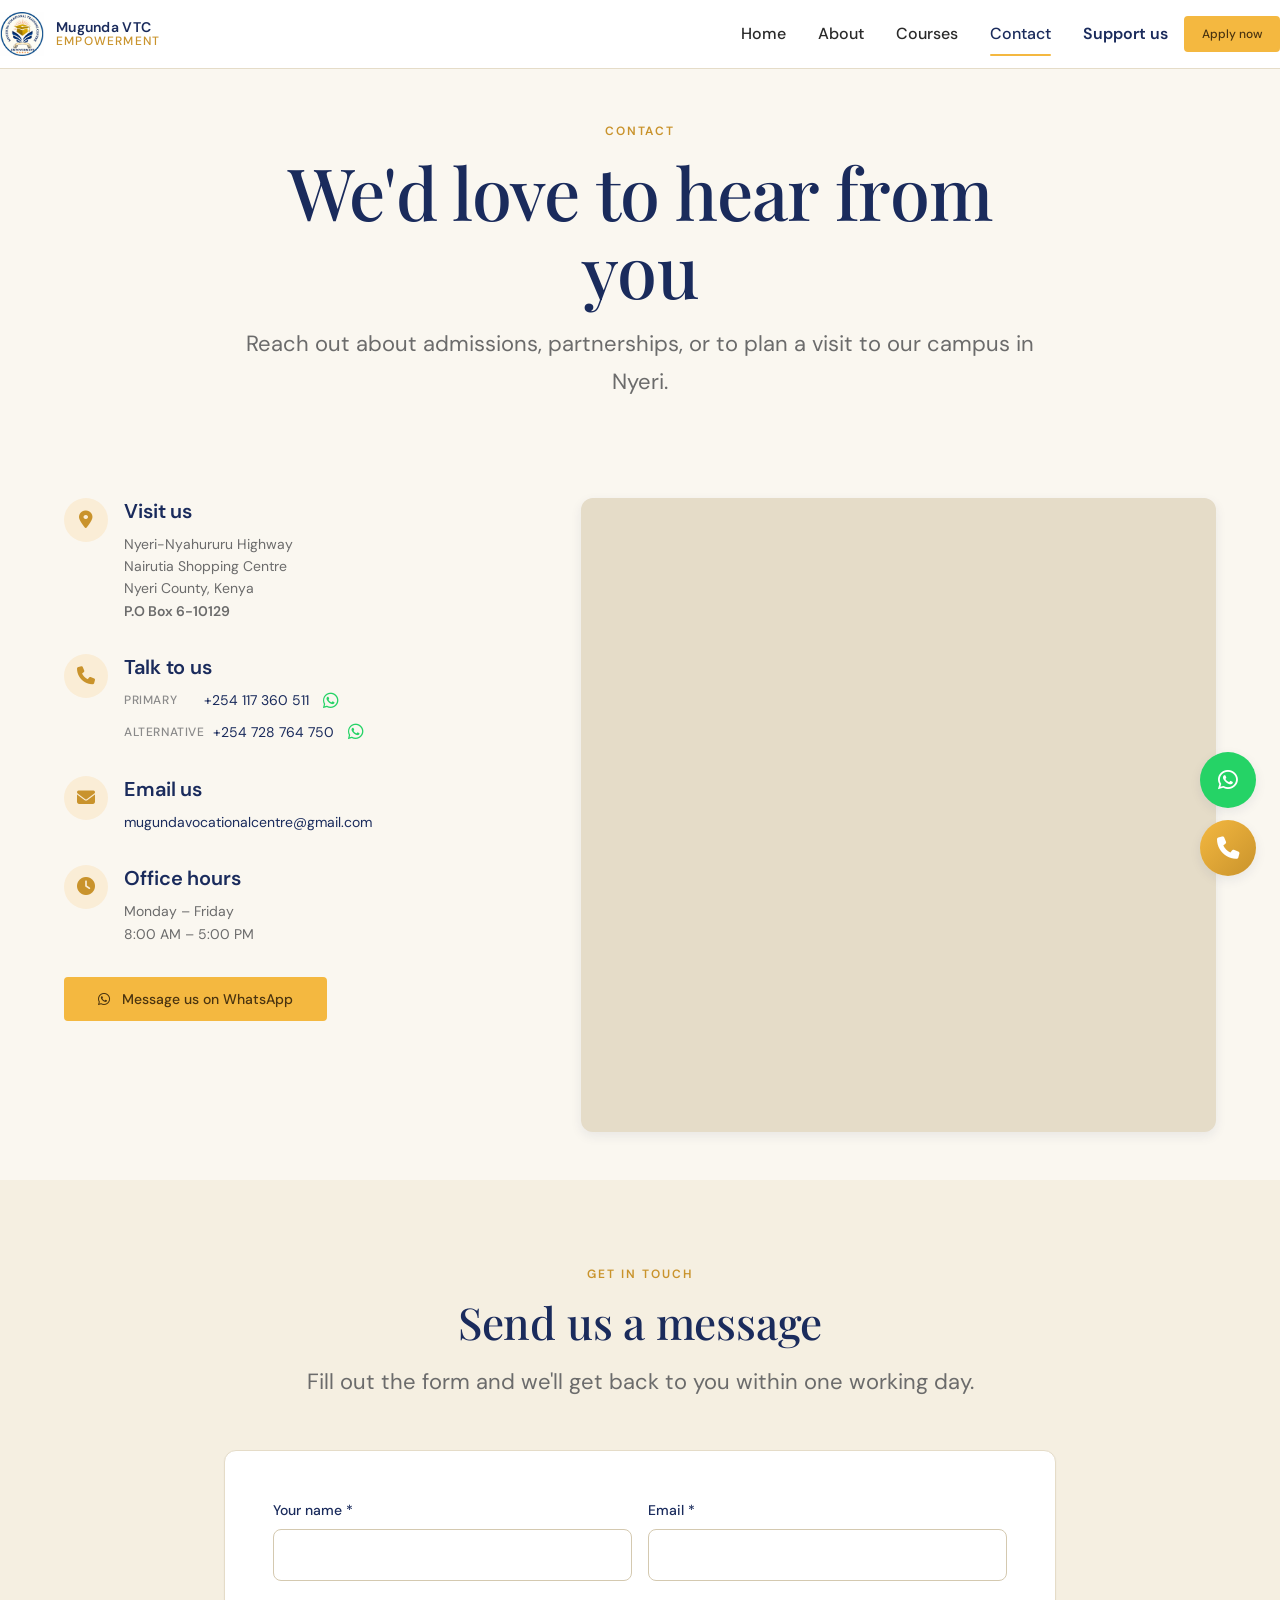
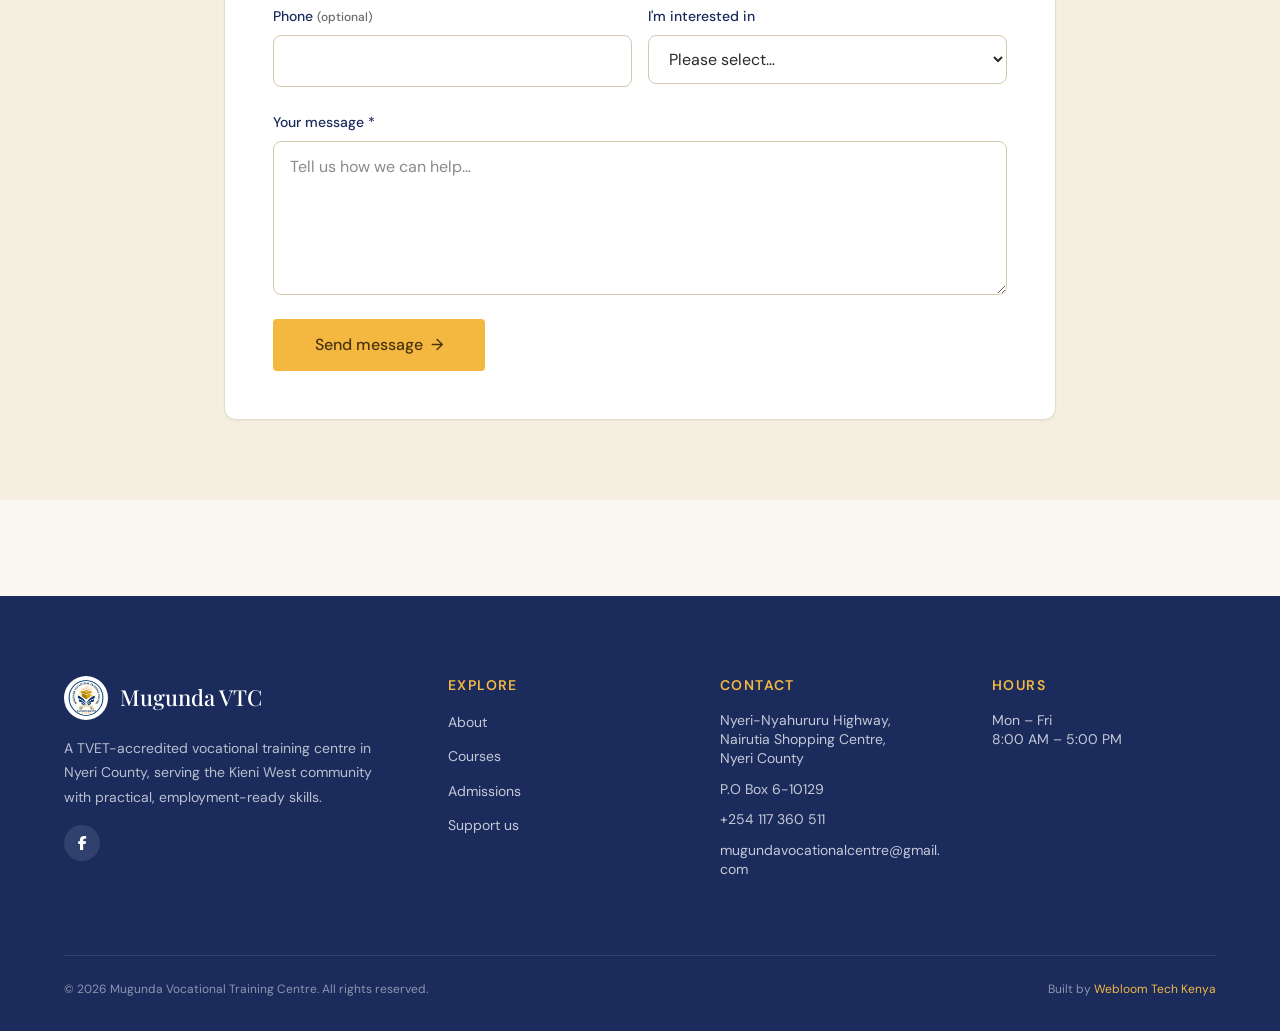
<file: contact/index.html>
<!DOCTYPE html>
<html lang="en">

<head>
  <meta charset="UTF-8" />
  <meta name="viewport" content="width=device-width, initial-scale=1.0" />
  <title>Contact — Mugunda Vocational Training Centre</title>
  <meta name="description"
    content="Get in touch with Mugunda VTC. Nyeri-Nyahururu Highway, Nairutia Shopping Centre, Nyeri County. Phone, WhatsApp, and email." />
  <meta name="keywords" content="contact Mugunda VTC, Mugunda Vocational Training Centre phone, Nyeri vocational school contact, WhatsApp, email, Nyeri County Kenya" />
  <meta name="author" content="Mugunda Vocational Training Centre" />
  <meta name="robots" content="index, follow" />
  <link rel="canonical" href="https://mugunda-vtc.com/contact/" />

  <!-- Open Graph / Facebook -->
  <meta property="og:type" content="website" />
  <meta property="og:url" content="https://mugunda-vtc.com/contact/" />
  <meta property="og:title" content="Contact — Mugunda Vocational Training Centre" />
  <meta property="og:description" content="Get in touch with Mugunda VTC. Nyeri-Nyahururu Highway, Nairutia Shopping Centre, Nyeri County. Phone, WhatsApp, and email." />
  <meta property="og:image" content="https://mugunda-vtc.com/assets/images/hero/campus.jpg" />
  <meta property="og:image:width" content="1200" />
  <meta property="og:image:height" content="630" />
  <meta property="og:site_name" content="Mugunda Vocational Training Centre" />

  <!-- Twitter -->
  <meta name="twitter:card" content="summary_large_image" />
  <meta name="twitter:url" content="https://mugunda-vtc.com/contact/" />
  <meta name="twitter:title" content="Contact — Mugunda Vocational Training Centre" />
  <meta name="twitter:description" content="Get in touch with Mugunda VTC. Nyeri-Nyahururu Highway, Nairutia Shopping Centre, Nyeri County. Phone, WhatsApp, and email." />
  <meta name="twitter:image" content="https://mugunda-vtc.com/assets/images/hero/campus.jpg" />

  <!-- Geo Location -->
  <meta name="geo.region" content="KE-36" />
  <meta name="geo.placename" content="Nyeri" />
  <meta name="geo.position" content="-0.1407;36.7125" />
  <meta name="ICBM" content="-0.1407, 36.7125" />

  <link rel="icon" type="image/x-icon" href="/favicon.ico" />
  <link rel="icon" type="image/png" sizes="32x32" href="/assets/images/favicon/favicon-32x32.png" />
  <link rel="icon" type="image/png" sizes="16x16" href="/assets/images/favicon/favicon-16x16.png" />
  <link rel="apple-touch-icon" sizes="180x180" href="/assets/images/favicon/apple-touch-icon.png" />
  <link rel="manifest" href="/site.webmanifest" />
  <meta name="theme-color" content="#1a2b5c" />
  <link rel="stylesheet" href="https://cdnjs.cloudflare.com/ajax/libs/font-awesome/6.7.2/css/all.min.css" />
  <link rel="preconnect" href="https://fonts.googleapis.com" />
  <link rel="preconnect" href="https://fonts.gstatic.com" crossorigin />
  <link
    href="https://fonts.googleapis.com/css2?family=DM+Sans:wght@400;500;600;700&family=Playfair+Display:wght@400;500;600;700&display=swap"
    rel="stylesheet" />
  <link rel="stylesheet" href="/assets/css/main.css" />

  <!-- Page-scoped styles (contact page only) -->
  <style>
    .contact-layout {
      display: grid;
      grid-template-columns: 1fr;
      gap: var(--space-8);
    }

    @media (min-width: 900px) {
      .contact-layout {
        grid-template-columns: 5fr 7fr;
        gap: var(--space-10);
        align-items: start;
      }
    }

    .contact-item {
      display: flex;
      gap: var(--space-4);
      align-items: flex-start;
      margin-bottom: var(--space-6);
    }

    .contact-item__icon {
      width: 44px;
      height: 44px;
      background: var(--color-gold-soft);
      color: var(--color-gold-dark);
      border-radius: var(--radius-full);
      display: flex;
      align-items: center;
      justify-content: center;
      flex-shrink: 0;
      font-size: 1.125rem;
    }

    .contact-item__title {
      font-family: var(--font-body);
      font-size: var(--fs-md);
      font-weight: var(--fw-semibold);
      color: var(--color-navy);
      margin-bottom: var(--space-2);
    }

    .contact-item__body {
      font-size: var(--fs-sm);
      color: var(--color-text-muted);
      line-height: var(--lh-normal);
    }

    .contact-item__body a {
      color: var(--color-navy);
      border-bottom: 1px solid transparent;
      transition: border-color var(--dur-fast) var(--ease);
    }

    .contact-item__body a:hover {
      border-bottom-color: var(--color-gold);
      color: var(--color-gold-dark);
    }

    .map-wrapper {
      aspect-ratio: 4 / 3;
      border-radius: var(--radius-lg);
      overflow: hidden;
      box-shadow: var(--shadow-md);
      background: var(--color-border);
    }

    @media (min-width: 900px) {
      .map-wrapper {
        aspect-ratio: 1 / 1;
      }
    }

    .map-wrapper iframe {
      width: 100%;
      height: 100%;
      border: 0;
      display: block;
    }

    .contact-form {
      background: var(--color-white);
      border: 1px solid var(--color-border);
      border-radius: var(--radius-lg);
      padding: var(--space-8);
      box-shadow: var(--shadow-sm);
    }

    @media (max-width: 560px) {
      .contact-form {
        padding: var(--space-5);
      }
    }

    /* Sprint 8a — mobile wrap-safe rules */
    .contact-layout > * {
      min-width: 0;
    }

    .contact-item > div:not(.contact-item__icon) {
      min-width: 0;
      flex: 1;
    }

    .contact-item__body,
    .contact-item__body a {
      overflow-wrap: anywhere;
    }

    /* Sprint 8c — phone rows with inline WhatsApp option */
    .phone-row {
      display: flex;
      align-items: center;
      gap: var(--space-2);
      margin-bottom: var(--space-2);
      flex-wrap: wrap;
    }

    .phone-row:last-child {
      margin-bottom: 0;
    }

    .phone-row__label {
      color: var(--color-text-soft);
      font-size: var(--fs-xs);
      font-weight: var(--fw-medium);
      text-transform: uppercase;
      letter-spacing: 0.05em;
      min-width: 72px;
    }

    .wa-inline {
      color: #25D366 !important;
      font-size: 1.125rem;
      display: inline-flex;
      align-items: center;
      padding: 2px 6px;
      border-radius: var(--radius-sm);
      transition: background var(--dur-fast) var(--ease);
      border-bottom: none !important;
    }

    .wa-inline:hover {
      background: rgba(37, 211, 102, 0.1);
      color: #25D366 !important;
      border-bottom: none !important;
    }
  </style>
</head>

<body>

  <header class="nav" role="banner">
    <div class="container nav__inner">
      <a href="/" class="nav__logo" aria-label="Mugunda VTC home">
        <img src="/assets/images/logo/mugunda-logo.jpg" alt="" width="44" height="44" />
        <span class="nav__logo-text">
          <span class="nav__logo-name">Mugunda VTC</span>
          <span class="nav__logo-tagline">Empowerment</span>
        </span>
      </a>
      <nav aria-label="Main">
        <ul class="nav__links">
          <li><a href="/" class="nav__link">Home</a></li>
          <li><a href="/about/" class="nav__link">About</a></li>
          <li><a href="/courses/" class="nav__link">Courses</a></li>
          <li><a href="/contact/" class="nav__link is-active">Contact</a></li>
          <li><a href="/support-us/" class="nav__link nav__link--emphasis">Support us</a></li>
        </ul>
      </nav>
      <div class="nav__cta">
        <a href="/admissions/" class="btn btn--primary btn--sm">Apply now</a>
      </div>
      <button class="nav__toggle" type="button" aria-label="Open menu" aria-expanded="false">
        <span class="nav__toggle-bar" aria-hidden="true"></span>
      </button>
    </div>
  </header>

  <main id="main">

    <!-- ================================================================
         HERO
         ================================================================ -->
    <section class="section-sm">
      <div class="container-narrow text-center">
        <span class="eyebrow">Contact</span>
        <h1>We&#39;d love to hear from you</h1>
        <p class="lead mt-4 text-muted">
          Reach out about admissions, partnerships, or to plan a visit to our campus in Nyeri.
        </p>
      </div>
    </section>

    <!-- ================================================================
         INFO + MAP
         ================================================================ -->
    <section class="section-sm">
      <div class="container">
        <div class="contact-layout">

          <div>
            <div class="contact-item">
              <div class="contact-item__icon" aria-hidden="true">
                <i class="fa-solid fa-location-dot"></i>
              </div>
              <div>
                <h3 class="contact-item__title">Visit us</h3>
                <div class="contact-item__body">
                  Nyeri-Nyahururu Highway<br />
                  Nairutia Shopping Centre<br />
                  Nyeri County, Kenya<br />
                  <strong>P.O Box 6-10129</strong>
                </div>
              </div>
            </div>

            <div class="contact-item">
              <div class="contact-item__icon" aria-hidden="true">
                <i class="fa-solid fa-phone"></i>
              </div>
              <div>
                <h3 class="contact-item__title">Talk to us</h3>
                <div class="contact-item__body">
                  <div class="phone-row">
                    <span class="phone-row__label">Primary</span>
                    <a href="tel:+254117360511">+254 117 360 511</a>
                    <a href="https://wa.me/254117360511" target="_blank" rel="noopener" class="wa-inline" aria-label="WhatsApp primary number">
                      <i class="fa-brands fa-whatsapp"></i>
                    </a>
                  </div>
                  <div class="phone-row">
                    <span class="phone-row__label">Alternative</span>
                    <a href="tel:+254728764750">+254 728 764 750</a>
                    <a href="https://wa.me/254728764750" target="_blank" rel="noopener" class="wa-inline" aria-label="WhatsApp alternative number">
                      <i class="fa-brands fa-whatsapp"></i>
                    </a>
                  </div>
                </div>
              </div>
            </div>

            <div class="contact-item">
              <div class="contact-item__icon" aria-hidden="true">
                <i class="fa-solid fa-envelope"></i>
              </div>
              <div>
                <h3 class="contact-item__title">Email us</h3>
                <div class="contact-item__body">
                  <a href="mailto:mugundavocationalcentre@gmail.com">mugundavocationalcentre@gmail.com</a>
                </div>
              </div>
            </div>

            <div class="contact-item">
              <div class="contact-item__icon" aria-hidden="true">
                <i class="fa-solid fa-clock"></i>
              </div>
              <div>
                <h3 class="contact-item__title">Office hours</h3>
                <div class="contact-item__body">
                  Monday – Friday<br />
                  8:00 AM – 5:00 PM
                </div>
              </div>
            </div>

            <div class="mt-6">
              <a href="https://wa.me/254117360511" class="btn btn--primary" target="_blank" rel="noopener">
                <i class="fa-brands fa-whatsapp" aria-hidden="true"></i>
                &nbsp;Message us on WhatsApp
              </a>
            </div>
          </div>

          <div class="map-wrapper">
            <iframe
              src="https://maps.google.com/maps?q=-0.1407314808228031,36.71251092102125&t=&z=16&ie=UTF8&iwloc=&output=embed"
              loading="lazy"
              referrerpolicy="no-referrer-when-downgrade"
              allowfullscreen
              title="Map showing Mugunda VTC location"></iframe>
          </div>

        </div>
      </div>
    </section>

    <!-- ================================================================
         CONTACT FORM
         ================================================================ -->
    <section class="section" style="background: var(--color-cream-2);">
      <div class="container-narrow">
        <div class="text-center mb-8">
          <span class="eyebrow">Get in touch</span>
          <h2>Send us a message</h2>
          <p class="lead mt-4 text-muted">
            Fill out the form and we&#39;ll get back to you within one working day.
          </p>
        </div>

        <form action="https://formspree.io/f/mbgrqwab" method="POST" class="contact-form">
          <input type="hidden" name="_subject" value="New contact enquiry — Mugunda VTC" />
          <input type="hidden" name="_next" value="https://mugunda-vtc.com/thanks/" />

          <!-- Formspree honeypot spam trap -->
          <input type="text" name="_gotcha" style="display:none !important" tabindex="-1" autocomplete="off" />

          <div class="form-row">
            <div class="form-group">
              <label class="form-label" for="name">Your name *</label>
              <input class="form-input" type="text" id="name" name="name" required autocomplete="name" />
            </div>
            <div class="form-group">
              <label class="form-label" for="email">Email *</label>
              <input class="form-input" type="email" id="email" name="email" required autocomplete="email" />
            </div>
          </div>

          <div class="form-row">
            <div class="form-group">
              <label class="form-label" for="phone">Phone <span class="form-hint">(optional)</span></label>
              <input class="form-input" type="tel" id="phone" name="phone" autocomplete="tel" />
            </div>
            <div class="form-group">
              <label class="form-label" for="interest">I&#39;m interested in</label>
              <select class="form-select" id="interest" name="interest">
                <option value="">Please select…</option>
                <option value="admissions">Admissions / enrolling as a student</option>
                <option value="general">General inquiry</option>
                <option value="partnership">Partnership or sponsorship</option>
                <option value="visit">Planning a visit</option>
                <option value="other">Other</option>
              </select>
            </div>
          </div>

          <div class="form-group">
            <label class="form-label" for="message">Your message *</label>
            <textarea class="form-textarea" id="message" name="message" rows="5" required
              placeholder="Tell us how we can help…"></textarea>
          </div>

          <button type="submit" class="btn btn--primary btn--lg">
            Send message <span class="btn__arrow" aria-hidden="true">→</span>
          </button>
        </form>
      </div>
    </section>

  </main>

  <footer class="footer" role="contentinfo">
    <div class="container">
      <div class="footer__grid">
        <div class="footer__brand">
          <div class="footer__logo">
            <img src="/assets/images/logo/mugunda-logo.jpg" alt="" width="44" height="44" />
            <span class="footer__logo-text">Mugunda VTC</span>
          </div>
          <p class="footer__blurb">
            A TVET-accredited vocational training centre in Nyeri County, serving the Kieni West community with practical, employment-ready skills.
          </p>
          <div class="footer__socials">
            <a href="https://www.facebook.com/profile.php?id=61592059910682&sk=photos" class="footer__social" aria-label="Facebook" target="_blank" rel="noopener"><i class="fa-brands fa-facebook-f"></i></a>
            
          </div>
        </div>
        <div>
          <h4 class="footer__heading">Explore</h4>
          <div class="footer__links">
            <a href="/about/" class="footer__link">About</a>
            <a href="/courses/" class="footer__link">Courses</a>
            <a href="/admissions/" class="footer__link">Admissions</a>
            <a href="/support-us/" class="footer__link">Support us</a>
          </div>
        </div>
        <div>
          <h4 class="footer__heading">Contact</h4>
          <div class="footer__contact-item">Nyeri-Nyahururu Highway,<br />Nairutia Shopping Centre,<br />Nyeri County</div>
          <div class="footer__contact-item">P.O Box 6-10129</div>
          <div class="footer__contact-item">+254 117 360 511</div>
          <div class="footer__contact-item">mugundavocationalcentre@gmail.com</div>
        </div>
        <div>
          <h4 class="footer__heading">Hours</h4>
          <div class="footer__contact-item">Mon – Fri<br />8:00 AM – 5:00 PM</div>
        </div>
      </div>
      <div class="footer__bottom">
        <div>© <span id="year">2026</span> Mugunda Vocational Training Centre. All rights reserved.</div>
        <div>Built by <a href="https://webloom-tech.onrender.com/" target="_blank"  style="color: var(--color-gold);">Webloom Tech Kenya</a>
        </div>
      </div>
    </div>
  </footer>

  <!-- <div class="float-actions" aria-label="Quick contact">
    <a href="https://wa.me/254117360511" class="float-btn float-btn--whatsapp" aria-label="Chat on WhatsApp" target="_blank" rel="noopener">W</a>
    <a href="tel:+254117360511" class="float-btn float-btn--call" aria-label="Call us">☎</a>
  </div> -->

  <div class="float-actions" aria-label="Quick contact">
    <a href="https://wa.me/254117360511" class="float-btn float-btn--whatsapp" aria-label="Chat on WhatsApp"
      target="_blank" rel="noopener">
      <i class="fa-brands fa-whatsapp"></i>
    </a>

    <a href="tel:+254117360511" class="float-btn float-btn--call" aria-label="Call us">
      <i class="fa-solid fa-phone"></i>
    </a>
  </div>

  <script src="/assets/js/main.js" defer></script>
  <script>document.getElementById('year').textContent = new Date().getFullYear();</script>
</body>

</html>
</file>
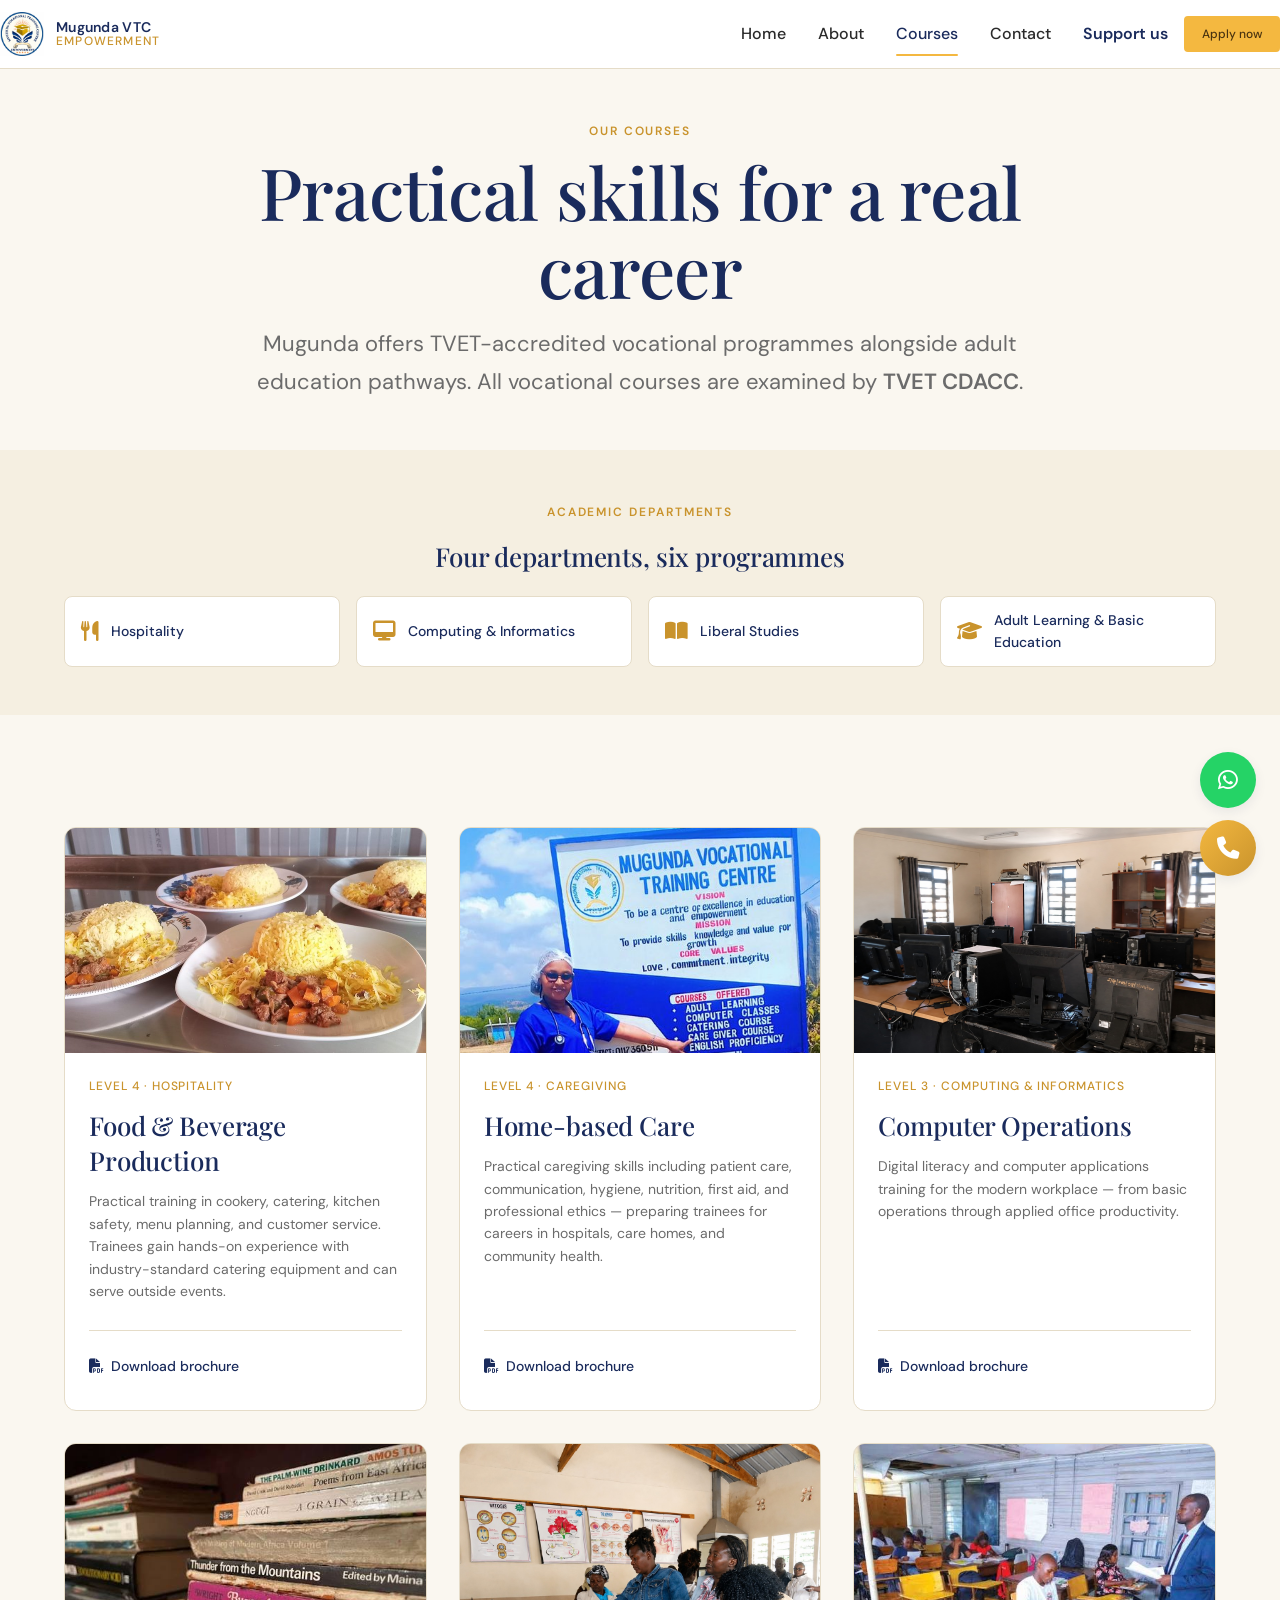
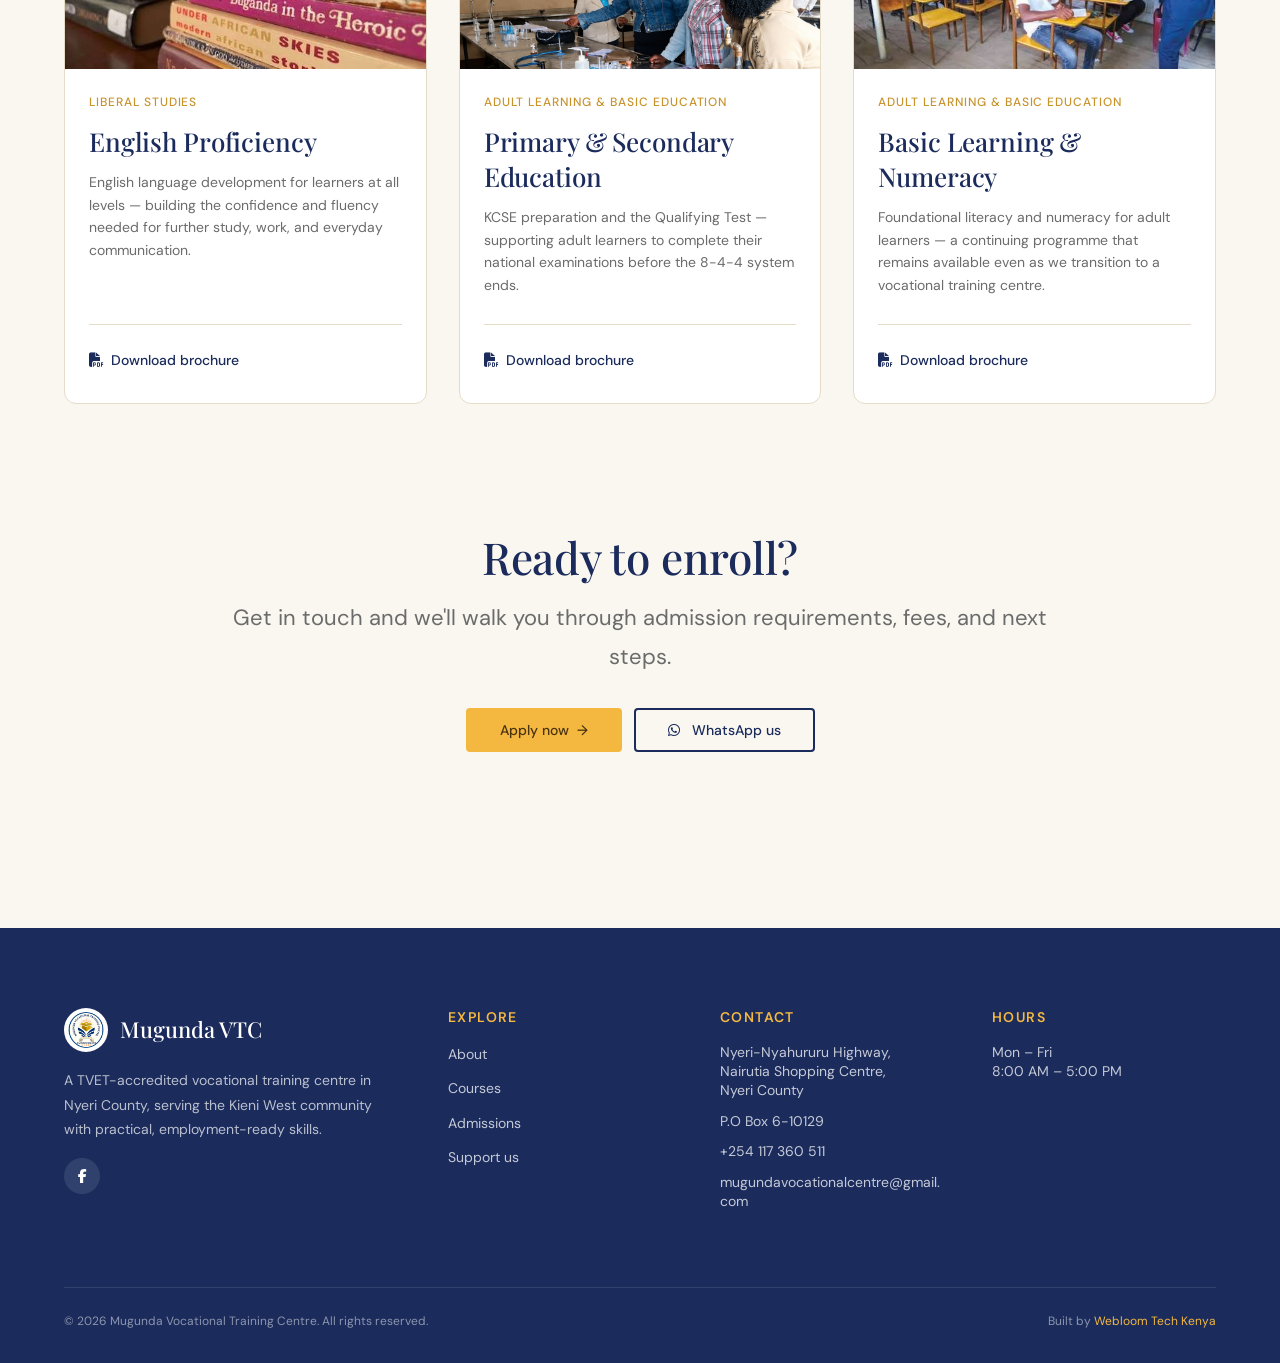
<file: courses/index.html>
<!DOCTYPE html>
<html lang="en">

<head>
  <meta charset="UTF-8" />
  <meta name="viewport" content="width=device-width, initial-scale=1.0" />
  <title>Courses — Mugunda Vocational Training Centre</title>
  <meta name="description"
    content="TVET-accredited vocational and academic programmes at Mugunda VTC — Food & Beverage Production, Computer Operations, Home-based Care, English proficiency, KCSE, and basic learning." />
  <meta name="keywords" content="courses Mugunda VTC, Food & Beverage Production, Computer Operations, Home-based Care, English proficiency, KCSE, basic learning, TVET programmes, Nyeri, Kenya" />
  <meta name="author" content="Mugunda Vocational Training Centre" />
  <meta name="robots" content="index, follow" />
  <link rel="canonical" href="https://mugunda-vtc.com/courses/" />

  <!-- Open Graph / Facebook -->
  <meta property="og:type" content="website" />
  <meta property="og:url" content="https://mugunda-vtc.com/courses/" />
  <meta property="og:title" content="Courses — Mugunda Vocational Training Centre" />
  <meta property="og:description" content="TVET-accredited vocational and academic programmes at Mugunda VTC — Food & Beverage Production, Computer Operations, Home-based Care, English proficiency, KCSE, and basic learning." />
  <meta property="og:image" content="https://mugunda-vtc.com/assets/images/hero/campus.jpg" />
  <meta property="og:image:width" content="1200" />
  <meta property="og:image:height" content="630" />
  <meta property="og:site_name" content="Mugunda Vocational Training Centre" />

  <!-- Twitter -->
  <meta name="twitter:card" content="summary_large_image" />
  <meta name="twitter:url" content="https://mugunda-vtc.com/courses/" />
  <meta name="twitter:title" content="Courses — Mugunda Vocational Training Centre" />
  <meta name="twitter:description" content="TVET-accredited vocational and academic programmes at Mugunda VTC — Food & Beverage Production, Computer Operations, Home-based Care, English proficiency, KCSE, and basic learning." />
  <meta name="twitter:image" content="https://mugunda-vtc.com/assets/images/hero/campus.jpg" />

  <!-- Geo Location -->
  <meta name="geo.region" content="KE-36" />
  <meta name="geo.placename" content="Nyeri" />
  <meta name="geo.position" content="-0.1407;36.7125" />
  <meta name="ICBM" content="-0.1407, 36.7125" />

  <link rel="icon" type="image/x-icon" href="/favicon.ico" />
  <link rel="icon" type="image/png" sizes="32x32" href="/assets/images/favicon/favicon-32x32.png" />
  <link rel="icon" type="image/png" sizes="16x16" href="/assets/images/favicon/favicon-16x16.png" />
  <link rel="apple-touch-icon" sizes="180x180" href="/assets/images/favicon/apple-touch-icon.png" />
  <link rel="manifest" href="/site.webmanifest" />
  <meta name="theme-color" content="#1a2b5c" />
  <link rel="stylesheet" href="https://cdnjs.cloudflare.com/ajax/libs/font-awesome/6.7.2/css/all.min.css" />
  <link rel="preconnect" href="https://fonts.googleapis.com" />
  <link rel="preconnect" href="https://fonts.gstatic.com" crossorigin />
  <link
    href="https://fonts.googleapis.com/css2?family=DM+Sans:wght@400;500;600;700&family=Playfair+Display:wght@400;500;600;700&display=swap"
    rel="stylesheet" />
  <link rel="stylesheet" href="/assets/css/main.css" />

  <!-- Page-scoped styles (courses page only) -->
  <style>
    .courses-grid {
      display: grid;
      grid-template-columns: 1fr;
      gap: var(--space-6);
    }

    @media (min-width: 720px) {
      .courses-grid {
        grid-template-columns: repeat(2, 1fr);
      }
    }

    @media (min-width: 1100px) {
      .courses-grid {
        grid-template-columns: repeat(3, 1fr);
      }
    }

    .prog-card {
      background: var(--color-white);
      border: 1px solid var(--color-border);
      border-radius: var(--radius-lg);
      overflow: hidden;
      display: flex;
      flex-direction: column;
      transition: transform var(--dur-base) var(--ease),
        box-shadow var(--dur-base) var(--ease),
        border-color var(--dur-base) var(--ease);
    }

    .prog-card:hover {
      transform: translateY(-3px);
      box-shadow: var(--shadow-md);
      border-color: var(--color-gold);
    }

    .prog-card__media {
      aspect-ratio: 16 / 10;
      background: var(--color-border-strong);
      overflow: hidden;
      position: relative;
    }

    .prog-card__media img {
      width: 100%;
      height: 100%;
      object-fit: cover;
      object-position: center 10%;
    }

    .prog-card__media--fallback {
      background: linear-gradient(135deg, var(--color-navy) 0%, var(--color-navy-600) 100%);
      display: flex;
      align-items: center;
      justify-content: center;
    }

    .prog-card__media--fallback::before {
      content: '';
      position: absolute;
      inset: 0;
      background-image:
        radial-gradient(circle at 30% 20%, rgba(244, 184, 64, 0.15) 0, transparent 40%),
        radial-gradient(circle at 70% 80%, rgba(244, 184, 64, 0.1) 0, transparent 40%);
    }

    .prog-card__media-icon {
      font-size: 2.75rem;
      color: var(--color-gold);
      position: relative;
      z-index: 1;
    }

    .prog-card__body {
      padding: var(--space-5);
      display: flex;
      flex-direction: column;
      gap: var(--space-3);
      flex: 1;
    }

    .prog-card__title {
      font-family: var(--font-display);
      font-size: var(--fs-xl);
      font-weight: var(--fw-medium);
      color: var(--color-navy);
      line-height: var(--lh-snug);
    }

    .prog-card__meta {
      font-size: var(--fs-xs);
      font-weight: var(--fw-medium);
      color: var(--color-gold-dark);
      letter-spacing: 0.08em;
      text-transform: uppercase;
    }

    .prog-card__desc {
      font-size: var(--fs-sm);
      color: var(--color-text-muted);
      line-height: var(--lh-normal);
      flex: 1;
    }

    .prog-card__actions {
      margin-top: var(--space-4);
      padding-top: var(--space-4);
      border-top: 1px solid var(--color-border);
    }

    .brochure-btn {
      display: inline-flex;
      align-items: center;
      gap: var(--space-2);
      font-size: var(--fs-sm);
      font-weight: var(--fw-medium);
      color: var(--color-navy);
      padding: var(--space-2) var(--space-3);
      border-radius: var(--radius-sm);
      transition: color var(--dur-fast) var(--ease),
        background var(--dur-fast) var(--ease);
      margin-left: calc(-1 * var(--space-3));
    }

    .brochure-btn:hover {
      color: var(--color-gold-dark);
      background: var(--color-gold-soft);
    }

    .brochure-btn--disabled {
      color: var(--color-text-soft);
      cursor: not-allowed;
      font-style: italic;
    }

    .brochure-btn--disabled:hover {
      color: var(--color-text-soft);
      background: transparent;
    }

    .brochure-btn i {
      font-size: 0.9rem;
    }

    /* Departments intro band */
    .dept-strip {
      background: var(--color-cream-2);
      padding: var(--space-8) 0;
      margin-bottom: var(--space-10);
    }

    .dept-strip__grid {
      display: grid;
      grid-template-columns: repeat(auto-fit, minmax(200px, 1fr));
      gap: var(--space-4);
      margin-top: var(--space-5);
    }

    .dept-item {
      display: flex;
      align-items: center;
      gap: var(--space-3);
      padding: var(--space-3) var(--space-4);
      background: var(--color-white);
      border: 1px solid var(--color-border);
      border-radius: var(--radius-md);
    }

    .dept-item i {
      color: var(--color-gold-dark);
      font-size: var(--fs-md);
    }

    .dept-item span {
      font-size: var(--fs-sm);
      font-weight: var(--fw-medium);
      color: var(--color-navy);
    }
  </style>
</head>

<body>

  <header class="nav" role="banner">
    <div class="container nav__inner">
      <a href="/" class="nav__logo" aria-label="Mugunda VTC home">
        <img src="/assets/images/logo/mugunda-logo.jpg" alt="" width="44" height="44" />
        <span class="nav__logo-text">
          <span class="nav__logo-name">Mugunda VTC</span>
          <span class="nav__logo-tagline">Empowerment</span>
        </span>
      </a>
      <nav aria-label="Main">
        <ul class="nav__links">
          <li><a href="/" class="nav__link">Home</a></li>
          <li><a href="/about/" class="nav__link">About</a></li>
          <li><a href="/courses/" class="nav__link is-active">Courses</a></li>
          <li><a href="/contact/" class="nav__link">Contact</a></li>
          <li><a href="/support-us/" class="nav__link nav__link--emphasis">Support us</a></li>
        </ul>
      </nav>
      <div class="nav__cta">
        <a href="/admissions/" class="btn btn--primary btn--sm">Apply now</a>
      </div>
      <button class="nav__toggle" type="button" aria-label="Open menu" aria-expanded="false">
        <span class="nav__toggle-bar" aria-hidden="true"></span>
      </button>
    </div>
  </header>

  <main id="main">

    <!-- ================================================================
         HERO
         ================================================================ -->
    <section class="section-sm">
      <div class="container-narrow text-center">
        <span class="eyebrow">Our courses</span>
        <h1>Practical skills for a real career</h1>
        <p class="lead mt-4 text-muted">
          Mugunda offers TVET-accredited vocational programmes alongside adult education pathways. All vocational courses are examined by <strong>TVET CDACC</strong>.
        </p>
      </div>
    </section>

    <!-- ================================================================
         DEPARTMENTS STRIP
         ================================================================ -->
    <section class="dept-strip">
      <div class="container">
        <div class="text-center">
          <span class="eyebrow">Academic departments</span>
          <h2 style="font-size: var(--fs-xl); margin-top: var(--space-2);">Four departments, six programmes</h2>
        </div>
        <div class="dept-strip__grid">
          <div class="dept-item">
            <i class="fa-solid fa-utensils" aria-hidden="true"></i>
            <span>Hospitality</span>
          </div>
          <div class="dept-item">
            <i class="fa-solid fa-desktop" aria-hidden="true"></i>
            <span>Computing &amp; Informatics</span>
          </div>
          <div class="dept-item">
            <i class="fa-solid fa-book-open" aria-hidden="true"></i>
            <span>Liberal Studies</span>
          </div>
          <div class="dept-item">
            <i class="fa-solid fa-graduation-cap" aria-hidden="true"></i>
            <span>Adult Learning &amp; Basic Education</span>
          </div>
        </div>
      </div>
    </section>

    <!-- ================================================================
         PROGRAMMES GRID
         ================================================================ -->
    <section class="section-sm">
      <div class="container">
        <div class="courses-grid">

          <!-- Food & Beverage Production -->
          <article class="prog-card">
            <div class="prog-card__media">
              <img src="/assets/images/courses/food-production.jpg" alt="Plated meal by Mugunda Food Production trainees" />
            </div>
            <div class="prog-card__body">
              <div class="prog-card__meta">Level 4 · Hospitality</div>
              <h3 class="prog-card__title">Food &amp; Beverage Production</h3>
              <p class="prog-card__desc">
                Practical training in cookery, catering, kitchen safety, menu planning, and customer service. Trainees gain hands-on experience with industry-standard catering equipment and can serve outside events.
              </p>
              <div class="prog-card__actions">
                <a href="/assets/downloads/mugunda-food-production.pdf" class="brochure-btn" download target="_blank" rel="noopener">
                  <i class="fa-solid fa-file-pdf" aria-hidden="true"></i>
                  Download brochure
                </a>
              </div>
            </div>
          </article>

          <!-- Home-based Care -->
          <article class="prog-card">
            <div class="prog-card__media">
              <img src="/assets/images/courses/home-based-care.jpg" alt="A caregiver trainee at Mugunda VTC" />
            </div>
            <div class="prog-card__body">
              <div class="prog-card__meta">Level 4 · Caregiving</div>
              <h3 class="prog-card__title">Home-based Care</h3>
              <p class="prog-card__desc">
                Practical caregiving skills including patient care, communication, hygiene, nutrition, first aid, and professional ethics — preparing trainees for careers in hospitals, care homes, and community health.
              </p>
              <div class="prog-card__actions">
                <a href="/assets/downloads/mugunda-home-based-care.pdf" class="brochure-btn" download target="_blank" rel="noopener">
                  <i class="fa-solid fa-file-pdf" aria-hidden="true"></i>
                  Download brochure
                </a>
              </div>
            </div>
          </article>

          <!-- Computer Operations -->
          <article class="prog-card">
            <div class="prog-card__media">
              <img src="/assets/images/courses/computer-operations.jpg" alt="Mugunda VTC students in a Computer Operations class" />
            </div>
            <div class="prog-card__body">
              <div class="prog-card__meta">Level 3 · Computing &amp; Informatics</div>
              <h3 class="prog-card__title">Computer Operations</h3>
              <p class="prog-card__desc">
                Digital literacy and computer applications training for the modern workplace — from basic operations through applied office productivity.
              </p>
              <div class="prog-card__actions">
                <a href="/assets/downloads/mugunda-computer-operations.pdf" class="brochure-btn" download target="_blank" rel="noopener">
                  <i class="fa-solid fa-file-pdf" aria-hidden="true"></i>
                  Download brochure
                </a>
              </div>
            </div>
          </article>

          <!-- English Proficiency -->
          <article class="prog-card">
            <div class="prog-card__media">
              <img src="/assets/images/courses/english-proficiency.jpg" alt="English Proficiency class at Mugunda VTC" />
            </div>
            <div class="prog-card__body">
              <div class="prog-card__meta">Liberal Studies</div>
              <h3 class="prog-card__title">English Proficiency</h3>
              <p class="prog-card__desc">
                English language development for learners at all levels — building the confidence and fluency needed for further study, work, and everyday communication.
              </p>
              <div class="prog-card__actions">
                <a href="/assets/downloads/mugunda-english-proficiency.pdf" class="brochure-btn" download target="_blank" rel="noopener">
                  <i class="fa-solid fa-file-pdf" aria-hidden="true"></i>
                  Download brochure
                </a>
              </div>
            </div>
          </article>

          <!-- Primary & Secondary Education (KCSE) -->
          <article class="prog-card">
            <div class="prog-card__media">
              <img src="/assets/images/courses/primary-secondary.jpg" alt="Adult learners preparing for KCSE at Mugunda VTC" />
            </div>
            <div class="prog-card__body">
              <div class="prog-card__meta">Adult Learning &amp; Basic Education</div>
              <h3 class="prog-card__title">Primary &amp; Secondary Education</h3>
              <p class="prog-card__desc">
                KCSE preparation and the Qualifying Test — supporting adult learners to complete their national examinations before the 8-4-4 system ends.
              </p>
              <div class="prog-card__actions">
                <a href="/assets/downloads/mugunda-kcse.pdf" class="brochure-btn" download target="_blank" rel="noopener">
                  <i class="fa-solid fa-file-pdf" aria-hidden="true"></i>
                  Download brochure
                </a>
              </div>
            </div>
          </article>

          <!-- Basic Learning & Numeracy -->
          <article class="prog-card">
            <div class="prog-card__media">
              <img src="/assets/images/courses/basic-learning.jpg" alt="Adult literacy and numeracy class at Mugunda VTC" />
            </div>
            <div class="prog-card__body">
              <div class="prog-card__meta">Adult Learning &amp; Basic Education</div>
              <h3 class="prog-card__title">Basic Learning &amp; Numeracy</h3>
              <p class="prog-card__desc">
                Foundational literacy and numeracy for adult learners — a continuing programme that remains available even as we transition to a vocational training centre.
              </p>
              <div class="prog-card__actions">
                <a href="/assets/downloads/mugunda-basic-learning.pdf" class="brochure-btn" download target="_blank" rel="noopener">
                  <i class="fa-solid fa-file-pdf" aria-hidden="true"></i>
                  Download brochure
                </a>
              </div>
            </div>
          </article>

        </div>
      </div>
    </section>

    <!-- ================================================================
         BOTTOM CTA
         ================================================================ -->
    <section class="section">
      <div class="container-narrow text-center">
        <h2>Ready to enroll?</h2>
        <p class="lead mt-4 text-muted mb-6">
          Get in touch and we&#39;ll walk you through admission requirements, fees, and next steps.
        </p>
        <div class="flex gap-3" style="justify-content: center; flex-wrap: wrap;">
          <a href="/admissions/" class="btn btn--primary">
            Apply now <span class="btn__arrow" aria-hidden="true">→</span>
          </a>
          <a href="https://wa.me/254117360511" class="btn btn--outline" target="_blank" rel="noopener">
            <i class="fa-brands fa-whatsapp" aria-hidden="true"></i>&nbsp;WhatsApp us
          </a>
        </div>
      </div>
    </section>

  </main>

  <footer class="footer" role="contentinfo">
    <div class="container">
      <div class="footer__grid">
        <div class="footer__brand">
          <div class="footer__logo">
            <img src="/assets/images/logo/mugunda-logo.jpg" alt="" width="44" height="44" />
            <span class="footer__logo-text">Mugunda VTC</span>
          </div>
          <p class="footer__blurb">
            A TVET-accredited vocational training centre in Nyeri County, serving the Kieni West community with practical, employment-ready skills.
          </p>
          <div class="footer__socials">
            <a href="https://www.facebook.com/profile.php?id=61592059910682&sk=photos" class="footer__social" aria-label="Facebook" target="_blank" rel="noopener"><i class="fa-brands fa-facebook-f"></i></a>
          </div>
        </div>
        <div>
          <h4 class="footer__heading">Explore</h4>
          <div class="footer__links">
            <a href="/about/" class="footer__link">About</a>
            <a href="/courses/" class="footer__link">Courses</a>
            <a href="/admissions/" class="footer__link">Admissions</a>
            <a href="/support-us/" class="footer__link">Support us</a>
          </div>
        </div>
        <div>
          <h4 class="footer__heading">Contact</h4>
          <div class="footer__contact-item">Nyeri-Nyahururu Highway,<br />Nairutia Shopping Centre,<br />Nyeri County</div>
          <div class="footer__contact-item">P.O Box 6-10129</div>
          <div class="footer__contact-item">+254 117 360 511</div>
          <div class="footer__contact-item">mugundavocationalcentre@gmail.com</div>
        </div>
        <div>
          <h4 class="footer__heading">Hours</h4>
          <div class="footer__contact-item">Mon – Fri<br />8:00 AM – 5:00 PM</div>
        </div>
      </div>
      <div class="footer__bottom">
        <div>© <span id="year">2026</span> Mugunda Vocational Training Centre. All rights reserved.</div>
        <div>Built by <a href="https://webloom-tech.onrender.com/" target="_blank"  style="color: var(--color-gold);">Webloom Tech Kenya</a>
        </div>
      </div>
    </div>
  </footer>

  <!-- <div class="float-actions" aria-label="Quick contact">
    <a href="https://wa.me/254117360511" class="float-btn float-btn--whatsapp" aria-label="Chat on WhatsApp" target="_blank" rel="noopener">W</a>
    <a href="tel:+254117360511" class="float-btn float-btn--call" aria-label="Call us">☎</a>
  </div> -->

  <div class="float-actions" aria-label="Quick contact">
    <a href="https://wa.me/254117360511" class="float-btn float-btn--whatsapp" aria-label="Chat on WhatsApp"
      target="_blank" rel="noopener">
      <i class="fa-brands fa-whatsapp"></i>
    </a>

    <a href="tel:+254117360511" class="float-btn float-btn--call" aria-label="Call us">
      <i class="fa-solid fa-phone"></i>
    </a>
  </div>

  <script src="/assets/js/main.js" defer></script>
  <script>document.getElementById('year').textContent = new Date().getFullYear();</script>
</body>

</html>
</file>
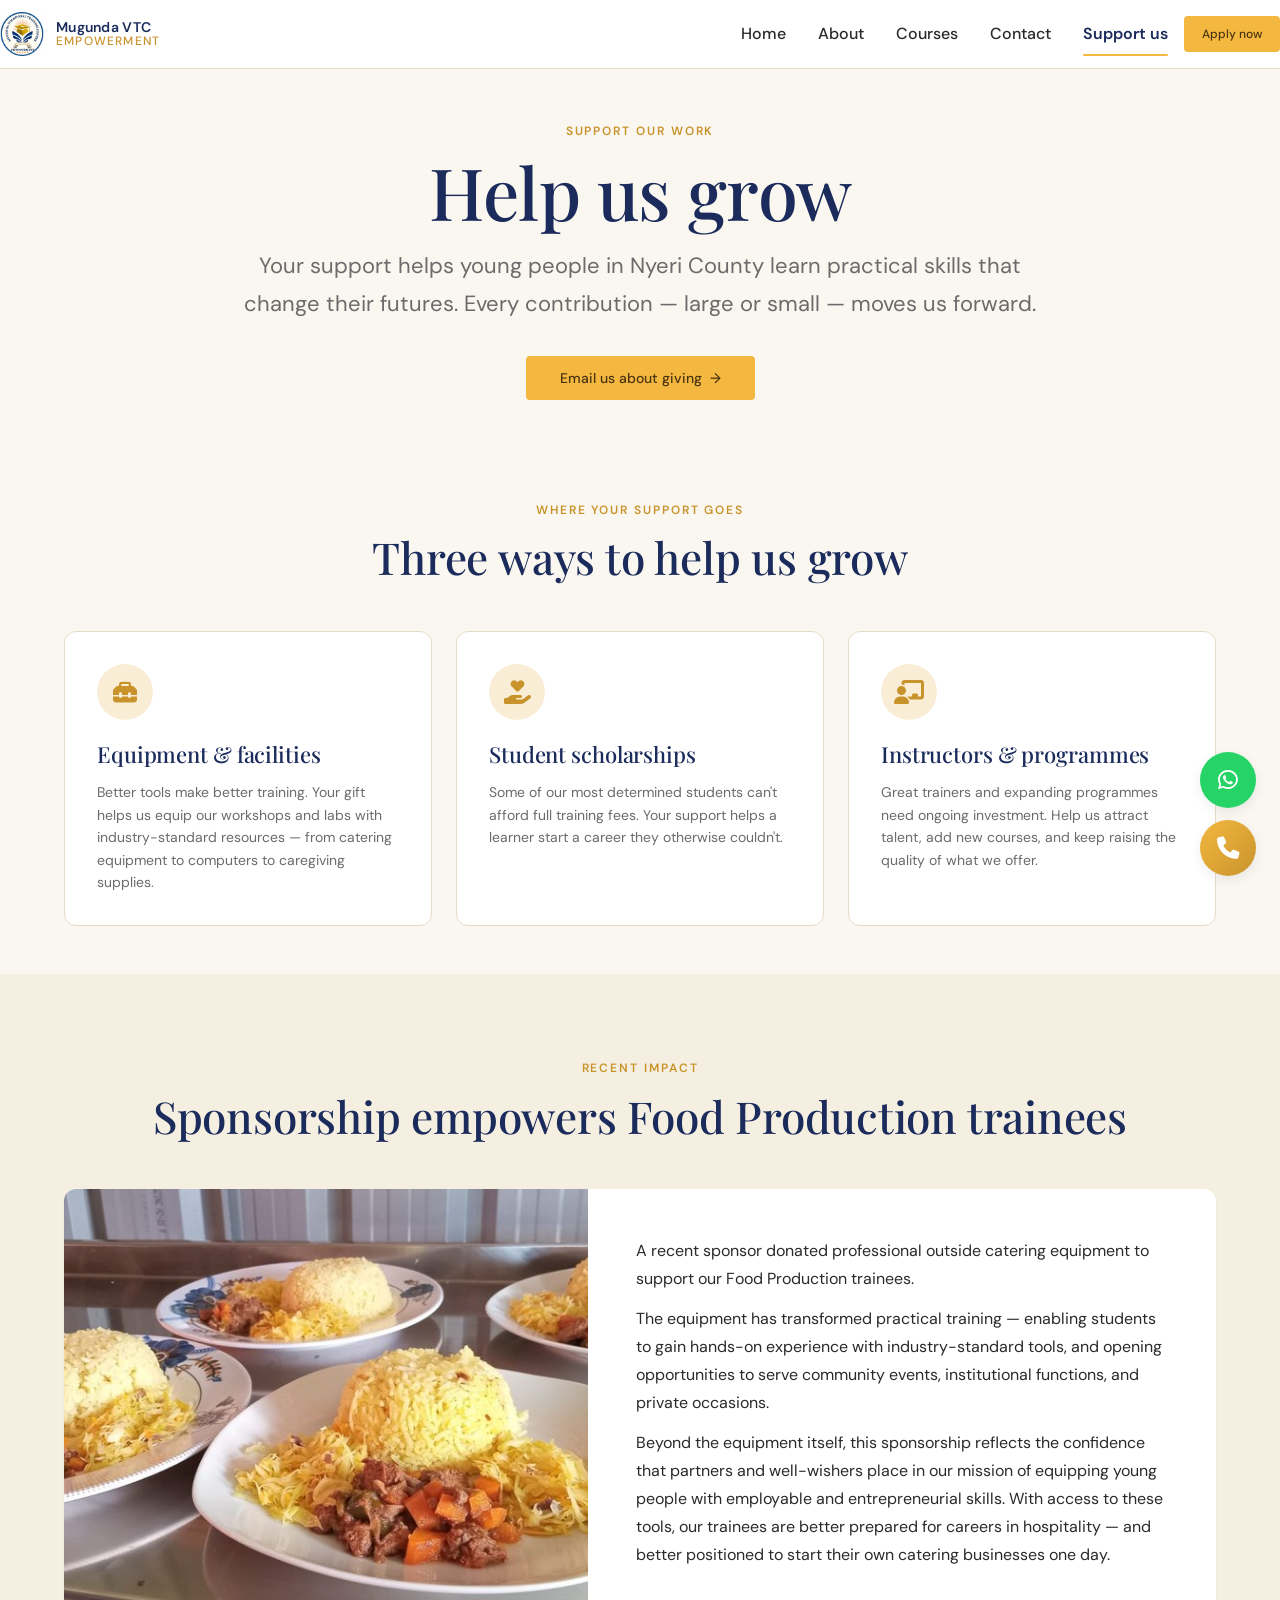
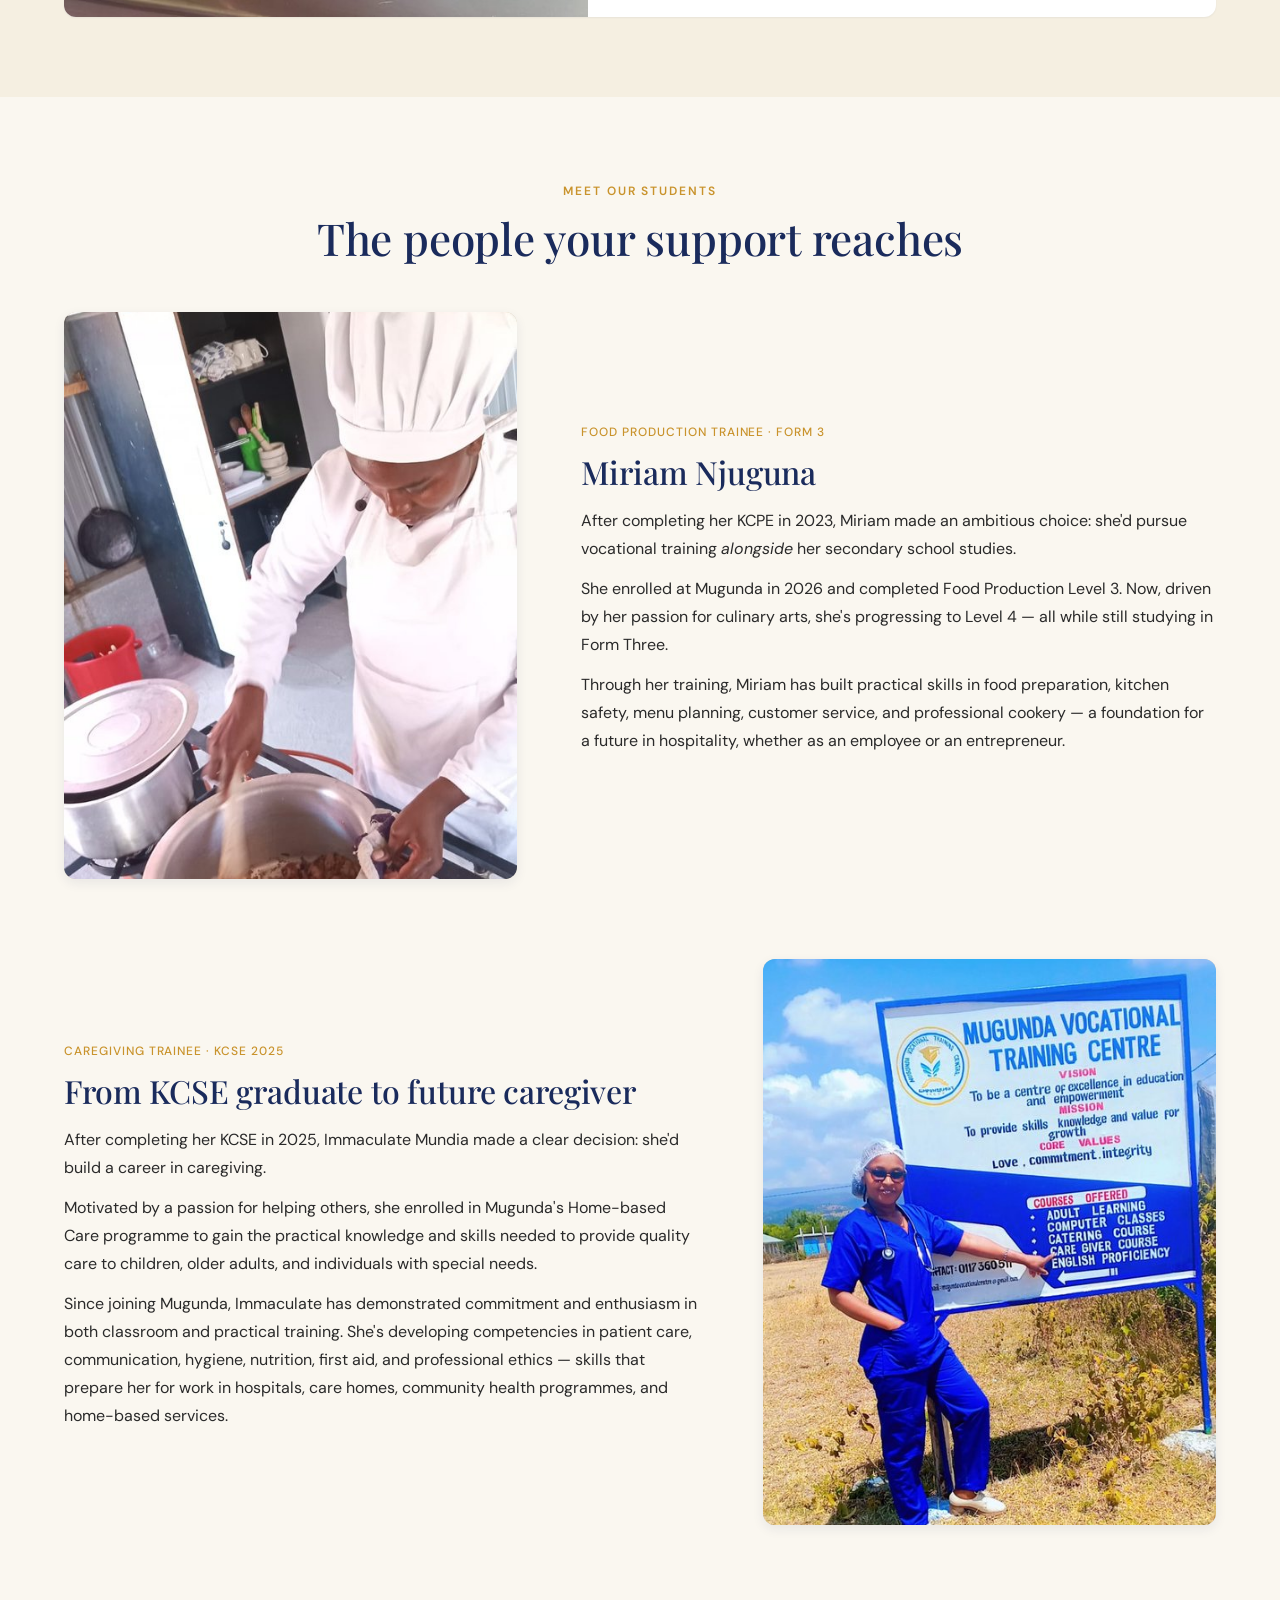
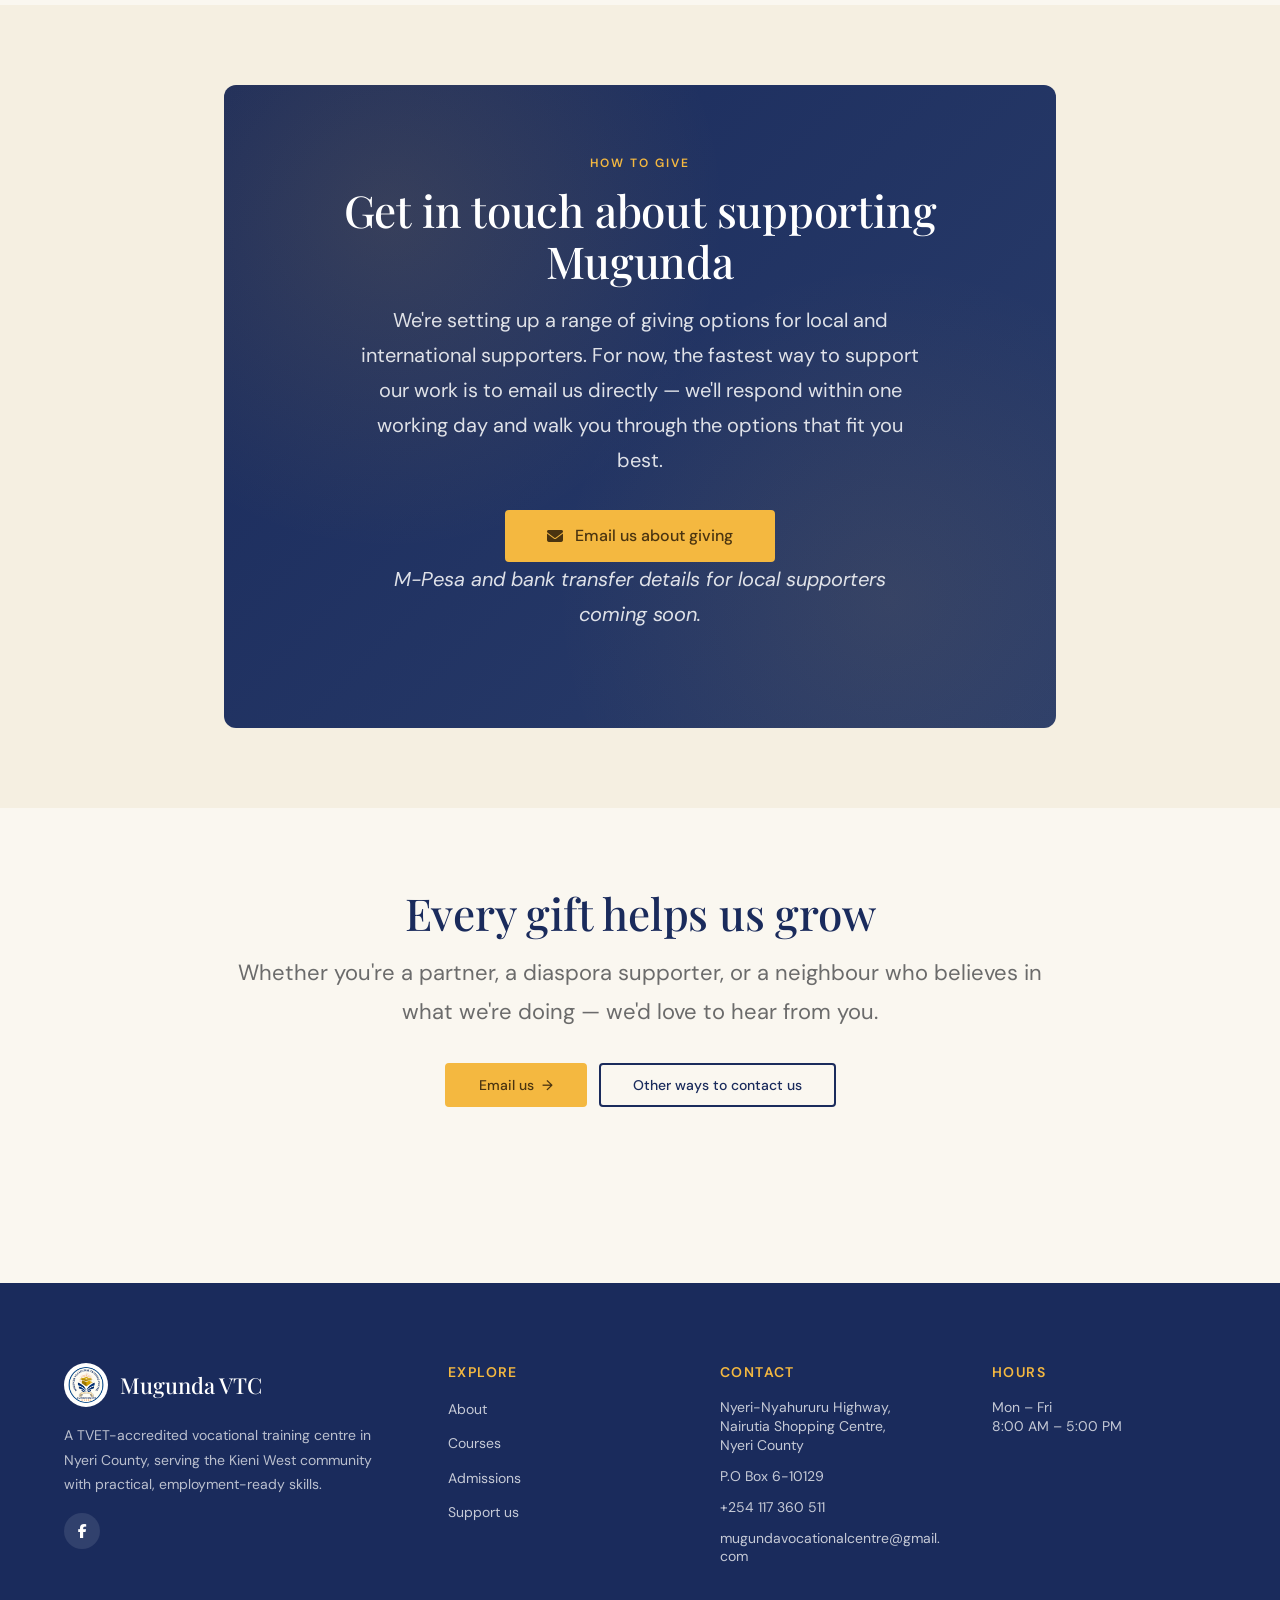
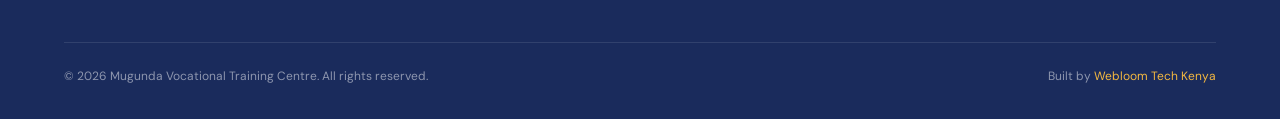
<file: support-us/index.html>
<!DOCTYPE html>
<html lang="en">

<head>
  <meta charset="UTF-8" />
  <meta name="viewport" content="width=device-width, initial-scale=1.0" />
  <title>Support Us — Mugunda Vocational Training Centre</title>
  <meta name="description"
    content="Support vocational training in Nyeri, Kenya. Help us equip students with practical skills that transform their futures." />
  <meta name="keywords" content="support Mugunda VTC, donate vocational training, sponsor student, Nyeri Kenya education charity, vocational training funding" />
  <meta name="author" content="Mugunda Vocational Training Centre" />
  <meta name="robots" content="index, follow" />
  <link rel="canonical" href="https://mugunda-vtc.com/support-us/" />

  <!-- Open Graph / Facebook -->
  <meta property="og:type" content="website" />
  <meta property="og:url" content="https://mugunda-vtc.com/support-us/" />
  <meta property="og:title" content="Support Us — Mugunda Vocational Training Centre" />
  <meta property="og:description" content="Support vocational training in Nyeri, Kenya. Help us equip students with practical skills that transform their futures." />
  <meta property="og:image" content="https://mugunda-vtc.com/assets/images/hero/campus.jpg" />
  <meta property="og:image:width" content="1200" />
  <meta property="og:image:height" content="630" />
  <meta property="og:site_name" content="Mugunda Vocational Training Centre" />

  <!-- Twitter -->
  <meta name="twitter:card" content="summary_large_image" />
  <meta name="twitter:url" content="https://mugunda-vtc.com/support-us/" />
  <meta name="twitter:title" content="Support Us — Mugunda Vocational Training Centre" />
  <meta name="twitter:description" content="Support vocational training in Nyeri, Kenya. Help us equip students with practical skills that transform their futures." />
  <meta name="twitter:image" content="https://mugunda-vtc.com/assets/images/hero/campus.jpg" />

  <!-- Geo Location -->
  <meta name="geo.region" content="KE-36" />
  <meta name="geo.placename" content="Nyeri" />
  <meta name="geo.position" content="-0.1407;36.7125" />
  <meta name="ICBM" content="-0.1407, 36.7125" />

  <link rel="icon" type="image/x-icon" href="/favicon.ico" />
  <link rel="icon" type="image/png" sizes="32x32" href="/assets/images/favicon/favicon-32x32.png" />
  <link rel="icon" type="image/png" sizes="16x16" href="/assets/images/favicon/favicon-16x16.png" />
  <link rel="apple-touch-icon" sizes="180x180" href="/assets/images/favicon/apple-touch-icon.png" />
  <link rel="manifest" href="/site.webmanifest" />
  <meta name="theme-color" content="#1a2b5c" />
  <link rel="stylesheet" href="https://cdnjs.cloudflare.com/ajax/libs/font-awesome/6.7.2/css/all.min.css" />
  <link rel="preconnect" href="https://fonts.googleapis.com" />
  <link rel="preconnect" href="https://fonts.gstatic.com" crossorigin />
  <link
    href="https://fonts.googleapis.com/css2?family=DM+Sans:wght@400;500;600;700&family=Playfair+Display:wght@400;500;600;700&display=swap"
    rel="stylesheet" />
  <link rel="stylesheet" href="/assets/css/main.css" />

  <!-- Page-scoped styles (support-us page only) -->
  <style>
    /* Impact area cards */
    .impact-areas {
      display: grid;
      grid-template-columns: 1fr;
      gap: var(--space-5);
    }

    @media (min-width: 720px) {
      .impact-areas {
        grid-template-columns: repeat(3, 1fr);
      }
    }

    .impact-area {
      background: var(--color-white);
      border: 1px solid var(--color-border);
      border-radius: var(--radius-lg);
      padding: var(--space-6);
      display: flex;
      flex-direction: column;
      gap: var(--space-3);
    }

    .impact-area__icon {
      width: 56px;
      height: 56px;
      border-radius: var(--radius-full);
      background: var(--color-gold-soft);
      color: var(--color-gold-dark);
      display: flex;
      align-items: center;
      justify-content: center;
      font-size: 1.5rem;
      margin-bottom: var(--space-2);
    }

    .impact-area__title {
      font-family: var(--font-display);
      font-size: var(--fs-lg);
      font-weight: var(--fw-medium);
      color: var(--color-navy);
    }

    .impact-area__body {
      font-size: var(--fs-sm);
      color: var(--color-text-muted);
      line-height: var(--lh-normal);
    }

    /* Recent impact / case study */
    .case-study {
      background: var(--color-white);
      border-radius: var(--radius-lg);
      overflow: hidden;
      box-shadow: var(--shadow-sm);
      display: grid;
      grid-template-columns: 1fr;
    }

    @media (min-width: 900px) {
      .case-study {
        grid-template-columns: 5fr 6fr;
      }
    }

    .case-study__image {
      aspect-ratio: 4 / 3;
      background: var(--color-border-strong);
      overflow: hidden;
    }

    @media (min-width: 900px) {
      .case-study__image {
        aspect-ratio: auto;
        height: 100%;
      }
    }

    .case-study__image img {
      width: 100%;
      height: 100%;
      object-fit: cover;
    }

    .case-study__body {
      padding: var(--space-8);
      display: flex;
      flex-direction: column;
      justify-content: center;
      gap: var(--space-3);
    }

    @media (max-width: 560px) {
      .case-study__body {
        padding: var(--space-5);
      }
    }

    .case-study__body p {
      font-size: var(--fs-base);
      line-height: var(--lh-relaxed);
      color: var(--color-text);
    }

    /* Alumni stories — alternating layout */
    .alumni-story {
      display: grid;
      grid-template-columns: 1fr;
      gap: var(--space-6);
      align-items: center;
      margin-bottom: var(--space-12);
    }

    .alumni-story:last-child {
      margin-bottom: 0;
    }

    @media (min-width: 900px) {
      .alumni-story {
        grid-template-columns: 5fr 7fr;
        gap: var(--space-10);
      }

      .alumni-story--reverse {
        grid-template-columns: 7fr 5fr;
      }

      .alumni-story--reverse .alumni-story__image {
        order: 2;
      }
    }

    .alumni-story__image {
      aspect-ratio: 4 / 5;
      border-radius: var(--radius-lg);
      overflow: hidden;
      box-shadow: var(--shadow-md);
      background: var(--color-border-strong);
    }

    .alumni-story__image img {
      width: 100%;
      height: 100%;
      object-fit: cover;
    }

    /* Immaculate's card needs the crop shifted up so her head shows */
    .alumni-story--reverse .alumni-story__image img {
      object-position: center 10%;
    }

    .alumni-story__meta {
      font-size: var(--fs-xs);
      font-weight: var(--fw-medium);
      color: var(--color-gold-dark);
      letter-spacing: 0.08em;
      text-transform: uppercase;
      margin-bottom: var(--space-3);
    }

    .alumni-story__name {
      font-family: var(--font-display);
      font-size: clamp(1.5rem, 2vw + 0.75rem, 2rem);
      font-weight: var(--fw-medium);
      color: var(--color-navy);
      margin-bottom: var(--space-4);
      line-height: var(--lh-tight);
    }

    .alumni-story__body p {
      font-size: var(--fs-base);
      line-height: var(--lh-relaxed);
      color: var(--color-text);
      margin-bottom: var(--space-3);
    }

    /* Give card */
    .give-card {
      background: linear-gradient(135deg, var(--color-navy) 0%, var(--color-navy-600) 100%);
      color: var(--color-text-inverse);
      border-radius: var(--radius-lg);
      padding: var(--space-10) var(--space-8);
      text-align: center;
      position: relative;
      overflow: hidden;
    }

    .give-card::before {
      content: '';
      position: absolute;
      inset: 0;
      background-image:
        radial-gradient(circle at 20% 20%, rgba(244, 184, 64, 0.12) 0, transparent 40%),
        radial-gradient(circle at 80% 80%, rgba(244, 184, 64, 0.08) 0, transparent 40%);
      pointer-events: none;
    }

    .give-card > * {
      position: relative;
    }

    .give-card h2 {
      color: var(--color-white);
      margin-bottom: var(--space-4);
    }

    .give-card p {
      color: rgba(255, 255, 255, 0.85);
      font-size: var(--fs-md);
      line-height: var(--lh-relaxed);
      max-width: 560px;
      margin: 0 auto var(--space-6);
    }

    .give-card__note {
      font-size: var(--fs-sm);
      color: rgba(255, 255, 255, 0.6);
      margin-top: var(--space-5);
      font-style: italic;
    }
  </style>
</head>

<body>

  <header class="nav" role="banner">
    <div class="container nav__inner">
      <a href="/" class="nav__logo" aria-label="Mugunda VTC home">
        <img src="/assets/images/logo/mugunda-logo.jpg" alt="" width="44" height="44" />
        <span class="nav__logo-text">
          <span class="nav__logo-name">Mugunda VTC</span>
          <span class="nav__logo-tagline">Empowerment</span>
        </span>
      </a>
      <nav aria-label="Main">
        <ul class="nav__links">
          <li><a href="/" class="nav__link">Home</a></li>
          <li><a href="/about/" class="nav__link">About</a></li>
          <li><a href="/courses/" class="nav__link">Courses</a></li>
          <li><a href="/contact/" class="nav__link">Contact</a></li>
          <li><a href="/support-us/" class="nav__link nav__link--emphasis is-active">Support us</a></li>
        </ul>
      </nav>
      <div class="nav__cta">
        <a href="/admissions/" class="btn btn--primary btn--sm">Apply now</a>
      </div>
      <button class="nav__toggle" type="button" aria-label="Open menu" aria-expanded="false">
        <span class="nav__toggle-bar" aria-hidden="true"></span>
      </button>
    </div>
  </header>

  <main id="main">

    <!-- ================================================================
         HERO
         ================================================================ -->
    <section class="section-sm">
      <div class="container-narrow text-center">
        <span class="eyebrow">Support our work</span>
        <h1>Help us grow</h1>
        <p class="lead mt-4 text-muted">
          Your support helps young people in Nyeri County learn practical skills that change their futures. Every contribution — large or small — moves us forward.
        </p>
        <div class="mt-6">
          <a href="mailto:mugundavocationalcentre@gmail.com?subject=Supporting%20Mugunda%20VTC" class="btn btn--primary">
            Email us about giving <span class="btn__arrow" aria-hidden="true">→</span>
          </a>
        </div>
      </div>
    </section>

    <!-- ================================================================
         IMPACT AREAS
         ================================================================ -->
    <section class="section-sm">
      <div class="container">
        <div class="text-center mb-8">
          <span class="eyebrow">Where your support goes</span>
          <h2>Three ways to help us grow</h2>
        </div>
        <div class="impact-areas">

          <div class="impact-area">
            <div class="impact-area__icon" aria-hidden="true">
              <i class="fa-solid fa-toolbox"></i>
            </div>
            <h3 class="impact-area__title">Equipment &amp; facilities</h3>
            <p class="impact-area__body">
              Better tools make better training. Your gift helps us equip our workshops and labs with industry-standard resources — from catering equipment to computers to caregiving supplies.
            </p>
          </div>

          <div class="impact-area">
            <div class="impact-area__icon" aria-hidden="true">
              <i class="fa-solid fa-hand-holding-heart"></i>
            </div>
            <h3 class="impact-area__title">Student scholarships</h3>
            <p class="impact-area__body">
              Some of our most determined students can&#39;t afford full training fees. Your support helps a learner start a career they otherwise couldn&#39;t.
            </p>
          </div>

          <div class="impact-area">
            <div class="impact-area__icon" aria-hidden="true">
              <i class="fa-solid fa-chalkboard-user"></i>
            </div>
            <h3 class="impact-area__title">Instructors &amp; programmes</h3>
            <p class="impact-area__body">
              Great trainers and expanding programmes need ongoing investment. Help us attract talent, add new courses, and keep raising the quality of what we offer.
            </p>
          </div>

        </div>
      </div>
    </section>

    <!-- ================================================================
         RECENT IMPACT — Catering equipment
         ================================================================ -->
    <section class="section" style="background: var(--color-cream-2);">
      <div class="container">
        <div class="text-center mb-8">
          <span class="eyebrow">Recent impact</span>
          <h2>Sponsorship empowers Food Production trainees</h2>
        </div>
        <div class="case-study">
          <div class="case-study__image">
            <img src="/assets/images/courses/food-production.jpg" alt="Plated meal prepared with new catering equipment" />
          </div>
          <div class="case-study__body">
            <p>
              A recent sponsor donated professional outside catering equipment to support our Food Production trainees.
            </p>
            <p>
              The equipment has transformed practical training — enabling students to gain hands-on experience with industry-standard tools, and opening opportunities to serve community events, institutional functions, and private occasions.
            </p>
            <p>
              Beyond the equipment itself, this sponsorship reflects the confidence that partners and well-wishers place in our mission of equipping young people with employable and entrepreneurial skills. With access to these tools, our trainees are better prepared for careers in hospitality — and better positioned to start their own catering businesses one day.
            </p>
          </div>
        </div>
      </div>
    </section>

    <!-- ================================================================
         STUDENT STORIES
         ================================================================ -->
    <section class="section">
      <div class="container">
        <div class="text-center mb-8">
          <span class="eyebrow">Meet our students</span>
          <h2>The people your support reaches</h2>
        </div>

        <!-- Miriam's story -->
        <article class="alumni-story">
          <div class="alumni-story__image">
            <img src="/assets/images/hero/story-feature.jpg" alt="Miriam Njuguna, Food Production trainee at Mugunda VTC" />
          </div>
          <div>
            <div class="alumni-story__meta">Food Production trainee · Form 3</div>
            <h3 class="alumni-story__name">Miriam Njuguna</h3>
            <div class="alumni-story__body">
              <p>
                After completing her KCPE in 2023, Miriam made an ambitious choice: she&#39;d pursue vocational training <em>alongside</em> her secondary school studies.
              </p>
              <p>
                She enrolled at Mugunda in 2026 and completed Food Production Level 3. Now, driven by her passion for culinary arts, she&#39;s progressing to Level 4 — all while still studying in Form Three.
              </p>
              <p>
                Through her training, Miriam has built practical skills in food preparation, kitchen safety, menu planning, customer service, and professional cookery — a foundation for a future in hospitality, whether as an employee or an entrepreneur.
              </p>
            </div>
          </div>
        </article>

        <!-- Immaculate's story -->
        <article class="alumni-story alumni-story--reverse">
          <div class="alumni-story__image">
            <img src="/assets/images/courses/home-based-care.jpg" alt="Immaculate Mundia, Caregiving trainee at Mugunda VTC" />
          </div>
          <div>
            <div class="alumni-story__meta">Caregiving trainee · KCSE 2025</div>
            <h3 class="alumni-story__name">From KCSE graduate to future caregiver</h3>
            <div class="alumni-story__body">
              <p>
                After completing her KCSE in 2025, Immaculate Mundia made a clear decision: she&#39;d build a career in caregiving.
              </p>
              <p>
                Motivated by a passion for helping others, she enrolled in Mugunda&#39;s Home-based Care programme to gain the practical knowledge and skills needed to provide quality care to children, older adults, and individuals with special needs.
              </p>
              <p>
                Since joining Mugunda, Immaculate has demonstrated commitment and enthusiasm in both classroom and practical training. She&#39;s developing competencies in patient care, communication, hygiene, nutrition, first aid, and professional ethics — skills that prepare her for work in hospitals, care homes, community health programmes, and home-based services.
              </p>
            </div>
          </div>
        </article>

      </div>
    </section>

    <!-- ================================================================
         HOW TO GIVE
         ================================================================ -->
    <section class="section" style="background: var(--color-cream-2);">
      <div class="container-narrow">
        <div class="give-card">
          <span class="eyebrow" style="color: var(--color-gold);">How to give</span>
          <h2>Get in touch about supporting Mugunda</h2>
          <p>
            We&#39;re setting up a range of giving options for local and international supporters. For now, the fastest way to support our work is to email us directly — we&#39;ll respond within one working day and walk you through the options that fit you best.
          </p>
          <a href="mailto:mugundavocationalcentre@gmail.com?subject=Supporting%20Mugunda%20VTC" class="btn btn--primary btn--lg">
            <i class="fa-solid fa-envelope" aria-hidden="true"></i>&nbsp;Email us about giving
          </a>
          <p class="give-card__note">
            M-Pesa and bank transfer details for local supporters coming soon.
          </p>
        </div>
      </div>
    </section>

    <!-- ================================================================
         BOTTOM CTA
         ================================================================ -->
    <section class="section">
      <div class="container-narrow text-center">
        <h2>Every gift helps us grow</h2>
        <p class="lead mt-4 text-muted mb-6">
          Whether you&#39;re a partner, a diaspora supporter, or a neighbour who believes in what we&#39;re doing — we&#39;d love to hear from you.
        </p>
        <div class="flex gap-3" style="justify-content: center; flex-wrap: wrap;">
          <a href="mailto:mugundavocationalcentre@gmail.com?subject=Supporting%20Mugunda%20VTC" class="btn btn--primary">
            Email us <span class="btn__arrow" aria-hidden="true">→</span>
          </a>
          <a href="/contact/" class="btn btn--outline">Other ways to contact us</a>
        </div>
      </div>
    </section>

  </main>

  <footer class="footer" role="contentinfo">
    <div class="container">
      <div class="footer__grid">
        <div class="footer__brand">
          <div class="footer__logo">
            <img src="/assets/images/logo/mugunda-logo.jpg" alt="" width="44" height="44" />
            <span class="footer__logo-text">Mugunda VTC</span>
          </div>
          <p class="footer__blurb">
            A TVET-accredited vocational training centre in Nyeri County, serving the Kieni West community with practical, employment-ready skills.
          </p>
          <div class="footer__socials">
            <a href="https://www.facebook.com/profile.php?id=61592059910682&sk=photos" class="footer__social" aria-label="Facebook" target="_blank" rel="noopener"><i class="fa-brands fa-facebook-f"></i></a>
          </div>
        </div>
        <div>
          <h4 class="footer__heading">Explore</h4>
          <div class="footer__links">
            <a href="/about/" class="footer__link">About</a>
            <a href="/courses/" class="footer__link">Courses</a>
            <a href="/admissions/" class="footer__link">Admissions</a>
            <a href="/support-us/" class="footer__link">Support us</a>
          </div>
        </div>
        <div>
          <h4 class="footer__heading">Contact</h4>
          <div class="footer__contact-item">Nyeri-Nyahururu Highway,<br />Nairutia Shopping Centre,<br />Nyeri County</div>
          <div class="footer__contact-item">P.O Box 6-10129</div>
          <div class="footer__contact-item">+254 117 360 511</div>
          <div class="footer__contact-item">mugundavocationalcentre@gmail.com</div>
        </div>
        <div>
          <h4 class="footer__heading">Hours</h4>
          <div class="footer__contact-item">Mon – Fri<br />8:00 AM – 5:00 PM</div>
        </div>
      </div>
      <div class="footer__bottom">
        <div>© <span id="year">2026</span> Mugunda Vocational Training Centre. All rights reserved.</div>
        <div>Built by <a href="https://webloom-tech.onrender.com/" target="_blank"  style="color: var(--color-gold);">Webloom Tech Kenya</a>
        </div>
      </div>
    </div>
  </footer>

  <!-- <div class="float-actions" aria-label="Quick contact">
    <a href="https://wa.me/254117360511" class="float-btn float-btn--whatsapp" aria-label="Chat on WhatsApp" target="_blank" rel="noopener">W</a>
    <a href="tel:+254117360511" class="float-btn float-btn--call" aria-label="Call us">☎</a>
  </div> -->

  <div class="float-actions" aria-label="Quick contact">
    <a href="https://wa.me/254117360511" class="float-btn float-btn--whatsapp" aria-label="Chat on WhatsApp"
      target="_blank" rel="noopener">
      <i class="fa-brands fa-whatsapp"></i>
    </a>

    <a href="tel:+254117360511" class="float-btn float-btn--call" aria-label="Call us">
      <i class="fa-solid fa-phone"></i>
    </a>
  </div>

  <script src="/assets/js/main.js" defer></script>
  <script>document.getElementById('year').textContent = new Date().getFullYear();</script>
</body>

</html>
</file>
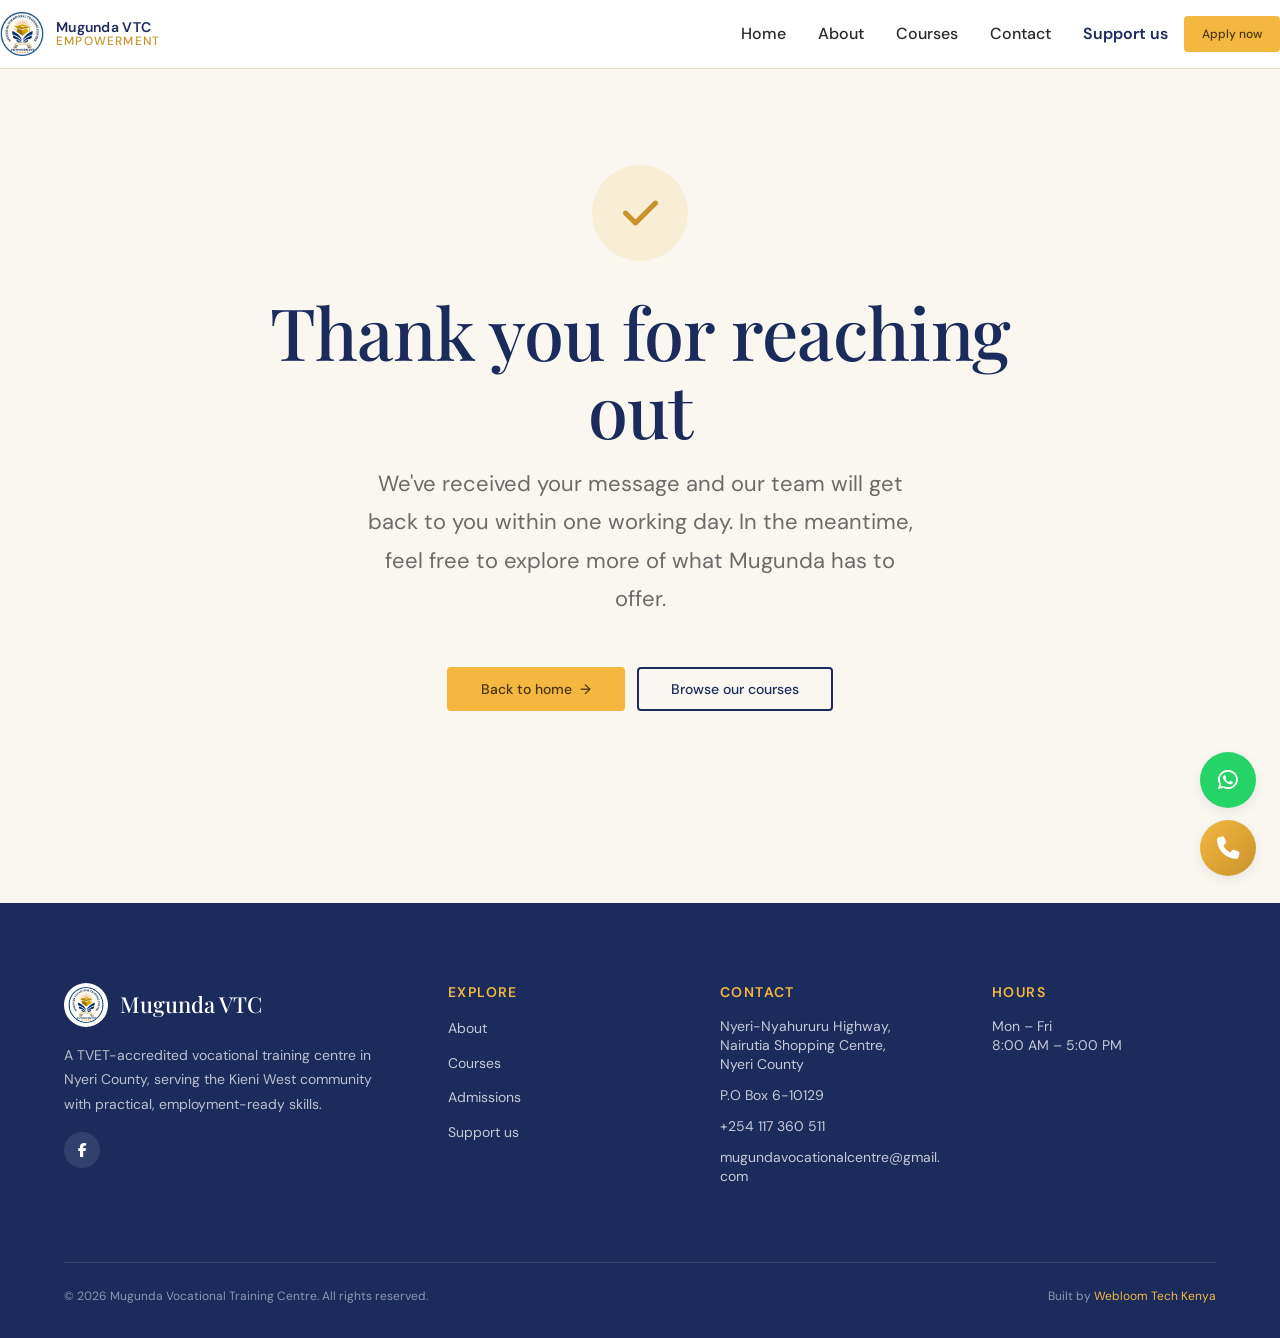
<file: thanks/index.html>
<!DOCTYPE html>
<html lang="en">

<head>
  <meta charset="UTF-8" />
  <meta name="viewport" content="width=device-width, initial-scale=1.0" />
  <title>Thank you — Mugunda Vocational Training Centre</title>
  <meta name="description" content="Thanks for reaching out to Mugunda VTC. We'll be in touch within one working day." />
  <meta name="robots" content="noindex, nofollow" />

  <link rel="icon" type="image/x-icon" href="/favicon.ico" />
  <link rel="icon" type="image/png" sizes="32x32" href="/assets/images/favicon/favicon-32x32.png" />
  <link rel="icon" type="image/png" sizes="16x16" href="/assets/images/favicon/favicon-16x16.png" />
  <link rel="apple-touch-icon" sizes="180x180" href="/assets/images/favicon/apple-touch-icon.png" />
  <link rel="manifest" href="/site.webmanifest" />
  <meta name="theme-color" content="#1a2b5c" />
  <link rel="stylesheet" href="https://cdnjs.cloudflare.com/ajax/libs/font-awesome/6.7.2/css/all.min.css" />
  <link rel="preconnect" href="https://fonts.googleapis.com" />
  <link rel="preconnect" href="https://fonts.gstatic.com" crossorigin />
  <link
    href="https://fonts.googleapis.com/css2?family=DM+Sans:wght@400;500;600;700&family=Playfair+Display:wght@400;500;600;700&display=swap"
    rel="stylesheet" />
  <link rel="stylesheet" href="/assets/css/main.css" />

  <style>
    .thanks-hero {
      min-height: 60vh;
      display: flex;
      align-items: center;
      justify-content: center;
      padding: var(--space-16) 0;
    }

    .thanks-icon {
      width: 96px;
      height: 96px;
      background: var(--color-gold-soft);
      color: var(--color-gold-dark);
      border-radius: var(--radius-full);
      display: flex;
      align-items: center;
      justify-content: center;
      font-size: 2.5rem;
      margin: 0 auto var(--space-6);
    }

    .thanks-title {
      font-family: var(--font-display);
      color: var(--color-navy);
      margin-bottom: var(--space-4);
    }

    .thanks-body {
      font-size: var(--fs-lg);
      color: var(--color-text-muted);
      line-height: var(--lh-relaxed);
      max-width: 560px;
      margin: 0 auto var(--space-8);
    }
  </style>
</head>

<body>

  <header class="nav" role="banner">
    <div class="container nav__inner">
      <a href="/" class="nav__logo" aria-label="Mugunda VTC home">
        <img src="/assets/images/logo/mugunda-logo.jpg" alt="" width="44" height="44" />
        <span class="nav__logo-text">
          <span class="nav__logo-name">Mugunda VTC</span>
          <span class="nav__logo-tagline">Empowerment</span>
        </span>
      </a>
      <nav aria-label="Main">
        <ul class="nav__links">
          <li><a href="/" class="nav__link">Home</a></li>
          <li><a href="/about/" class="nav__link">About</a></li>
          <li><a href="/courses/" class="nav__link">Courses</a></li>
          <li><a href="/contact/" class="nav__link">Contact</a></li>
          <li><a href="/support-us/" class="nav__link nav__link--emphasis">Support us</a></li>
        </ul>
      </nav>
      <div class="nav__cta">
        <a href="/admissions/" class="btn btn--primary btn--sm">Apply now</a>
      </div>
      <button class="nav__toggle" type="button" aria-label="Open menu" aria-expanded="false">
        <span class="nav__toggle-bar" aria-hidden="true"></span>
      </button>
    </div>
  </header>

  <main id="main">
    <section class="thanks-hero">
      <div class="container-narrow text-center">
        <div class="thanks-icon" aria-hidden="true">
          <i class="fa-solid fa-check"></i>
        </div>
        <h1 class="thanks-title">Thank you for reaching out</h1>
        <p class="thanks-body">
          We&#39;ve received your message and our team will get back to you within one working day. In the meantime, feel free to explore more of what Mugunda has to offer.
        </p>
        <div class="flex gap-3" style="justify-content: center; flex-wrap: wrap;">
          <a href="/" class="btn btn--primary">
            Back to home <span class="btn__arrow" aria-hidden="true">→</span>
          </a>
          <a href="/courses/" class="btn btn--outline">Browse our courses</a>
        </div>
      </div>
    </section>
  </main>

  <footer class="footer" role="contentinfo">
    <div class="container">
      <div class="footer__grid">
        <div class="footer__brand">
          <div class="footer__logo">
            <img src="/assets/images/logo/mugunda-logo.jpg" alt="" width="44" height="44" />
            <span class="footer__logo-text">Mugunda VTC</span>
          </div>
          <p class="footer__blurb">
            A TVET-accredited vocational training centre in Nyeri County, serving the Kieni West community with practical, employment-ready skills.
          </p>
          <div class="footer__socials">
            <a href="https://www.facebook.com/profile.php?id=61592059910682&sk=photos" class="footer__social" aria-label="Facebook" target="_blank" rel="noopener"><i class="fa-brands fa-facebook-f"></i></a>
            
          </div>
        </div>
        <div>
          <h4 class="footer__heading">Explore</h4>
          <div class="footer__links">
            <a href="/about/" class="footer__link">About</a>
            <a href="/courses/" class="footer__link">Courses</a>
            <a href="/admissions/" class="footer__link">Admissions</a>
            <a href="/support-us/" class="footer__link">Support us</a>
          </div>
        </div>
        <div>
          <h4 class="footer__heading">Contact</h4>
          <div class="footer__contact-item">Nyeri-Nyahururu Highway,<br />Nairutia Shopping Centre,<br />Nyeri County</div>
          <div class="footer__contact-item">P.O Box 6-10129</div>
          <div class="footer__contact-item">+254 117 360 511</div>
          <div class="footer__contact-item">mugundavocationalcentre@gmail.com</div>
        </div>
        <div>
          <h4 class="footer__heading">Hours</h4>
          <div class="footer__contact-item">Mon – Fri<br />8:00 AM – 5:00 PM</div>
        </div>
      </div>
      <div class="footer__bottom">
        <div>© <span id="year">2026</span> Mugunda Vocational Training Centre. All rights reserved.</div>
        <div>Built by <a href="https://webloom-tech.onrender.com/" target="_blank"  style="color: var(--color-gold);">Webloom Tech Kenya</a>
        </div>
      </div>
    </div>
  </footer>

  <div class="float-actions" aria-label="Quick contact">
    <a href="https://wa.me/254117360511" class="float-btn float-btn--whatsapp" aria-label="Chat on WhatsApp"
      target="_blank" rel="noopener">
      <i class="fa-brands fa-whatsapp"></i>
    </a>
    <a href="tel:+254117360511" class="float-btn float-btn--call" aria-label="Call us">
      <i class="fa-solid fa-phone"></i>
    </a>
  </div>

  <script src="/assets/js/main.js" defer></script>
  <script>document.getElementById('year').textContent = new Date().getFullYear();</script>
</body>

</html>
</file>
<file: assets/css/main.css>
/* ============================================================
   Mugunda VTC — main CSS entry point
   Every HTML page links this file and only this file.
   ============================================================ */

/* Base — tokens, reset, typography, utilities */
@import url('base/variables.css');
@import url('base/reset.css');
@import url('base/typography.css');
@import url('base/utilities.css');

/* Layout — containers, grid, nav, footer */
@import url('layout/container.css');
@import url('layout/grid.css');
@import url('layout/nav.css');
@import url('layout/footer.css');

/* Components — reusable UI pieces */
@import url('components/buttons.css');
@import url('components/cards.css');
@import url('components/forms.css');

/* Pages — page-specific overrides (kept as small as possible) */
@import url('pages/home.css');
</file>
